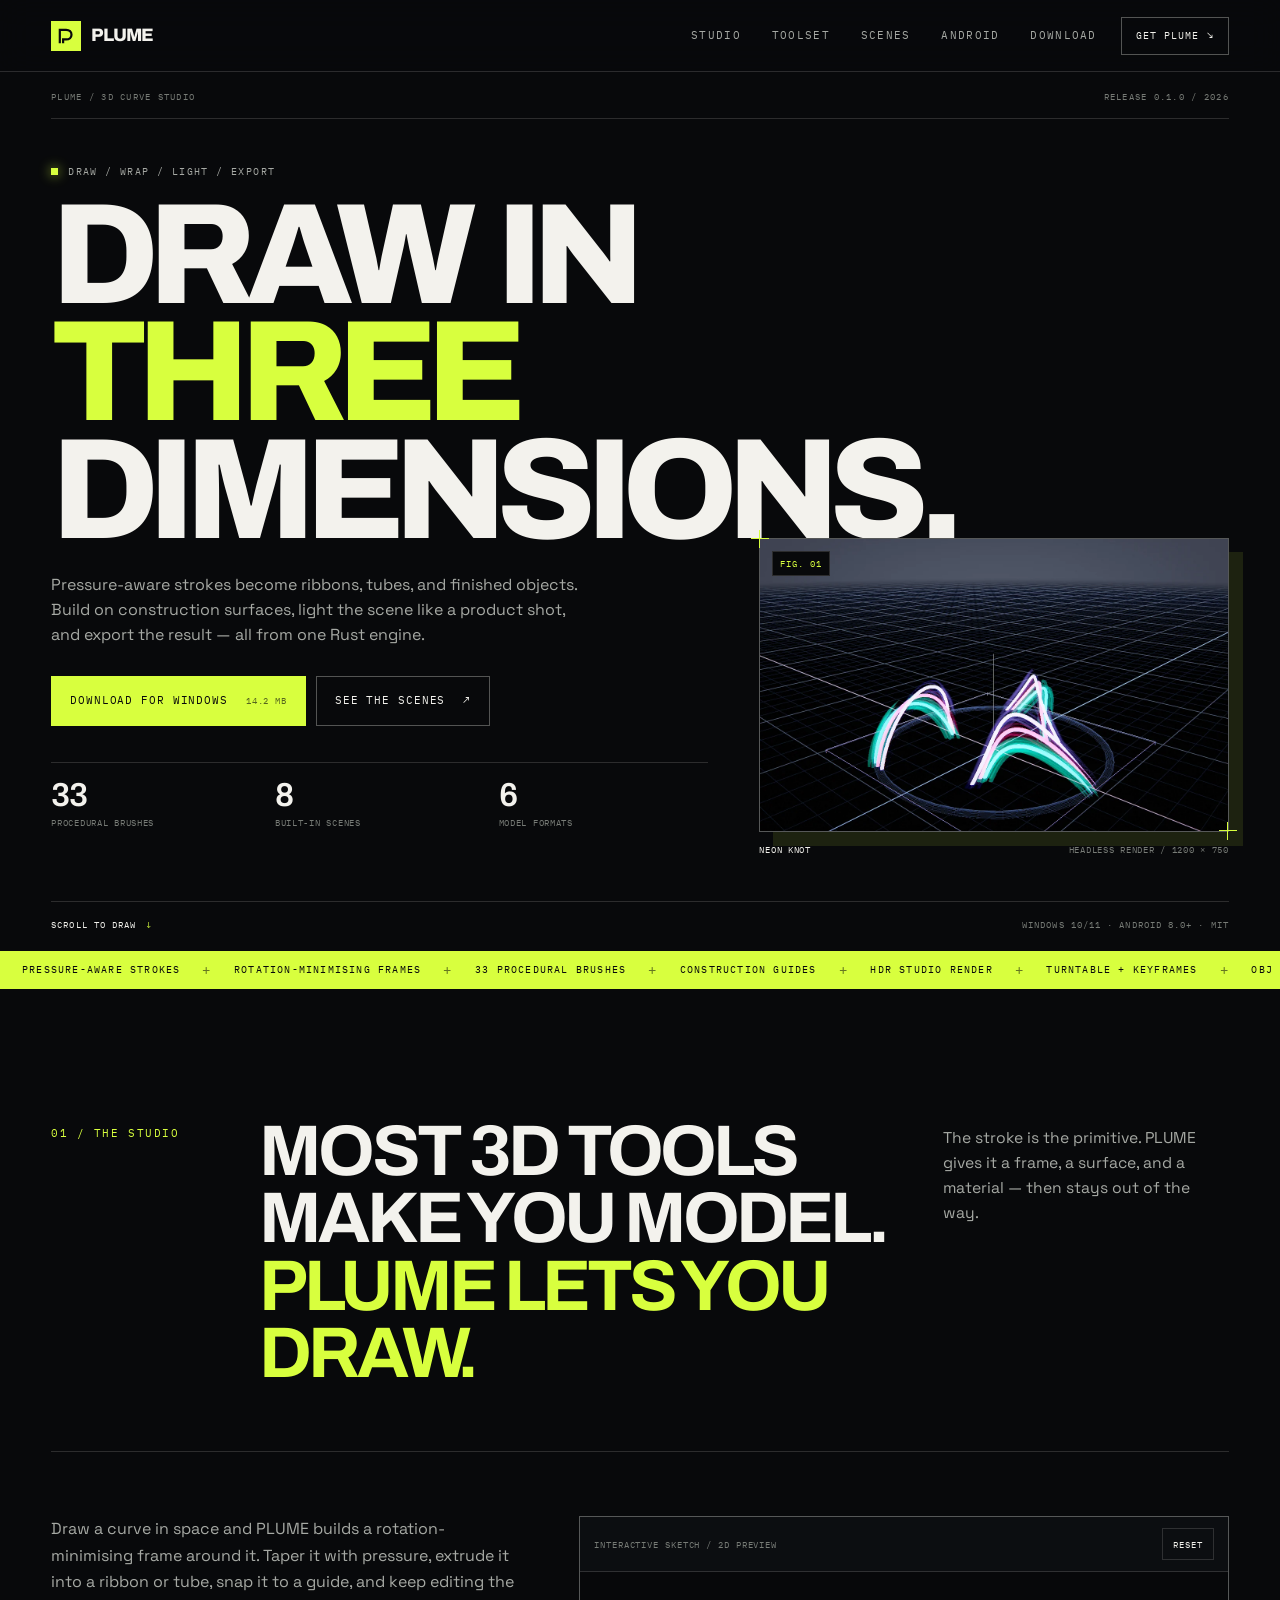
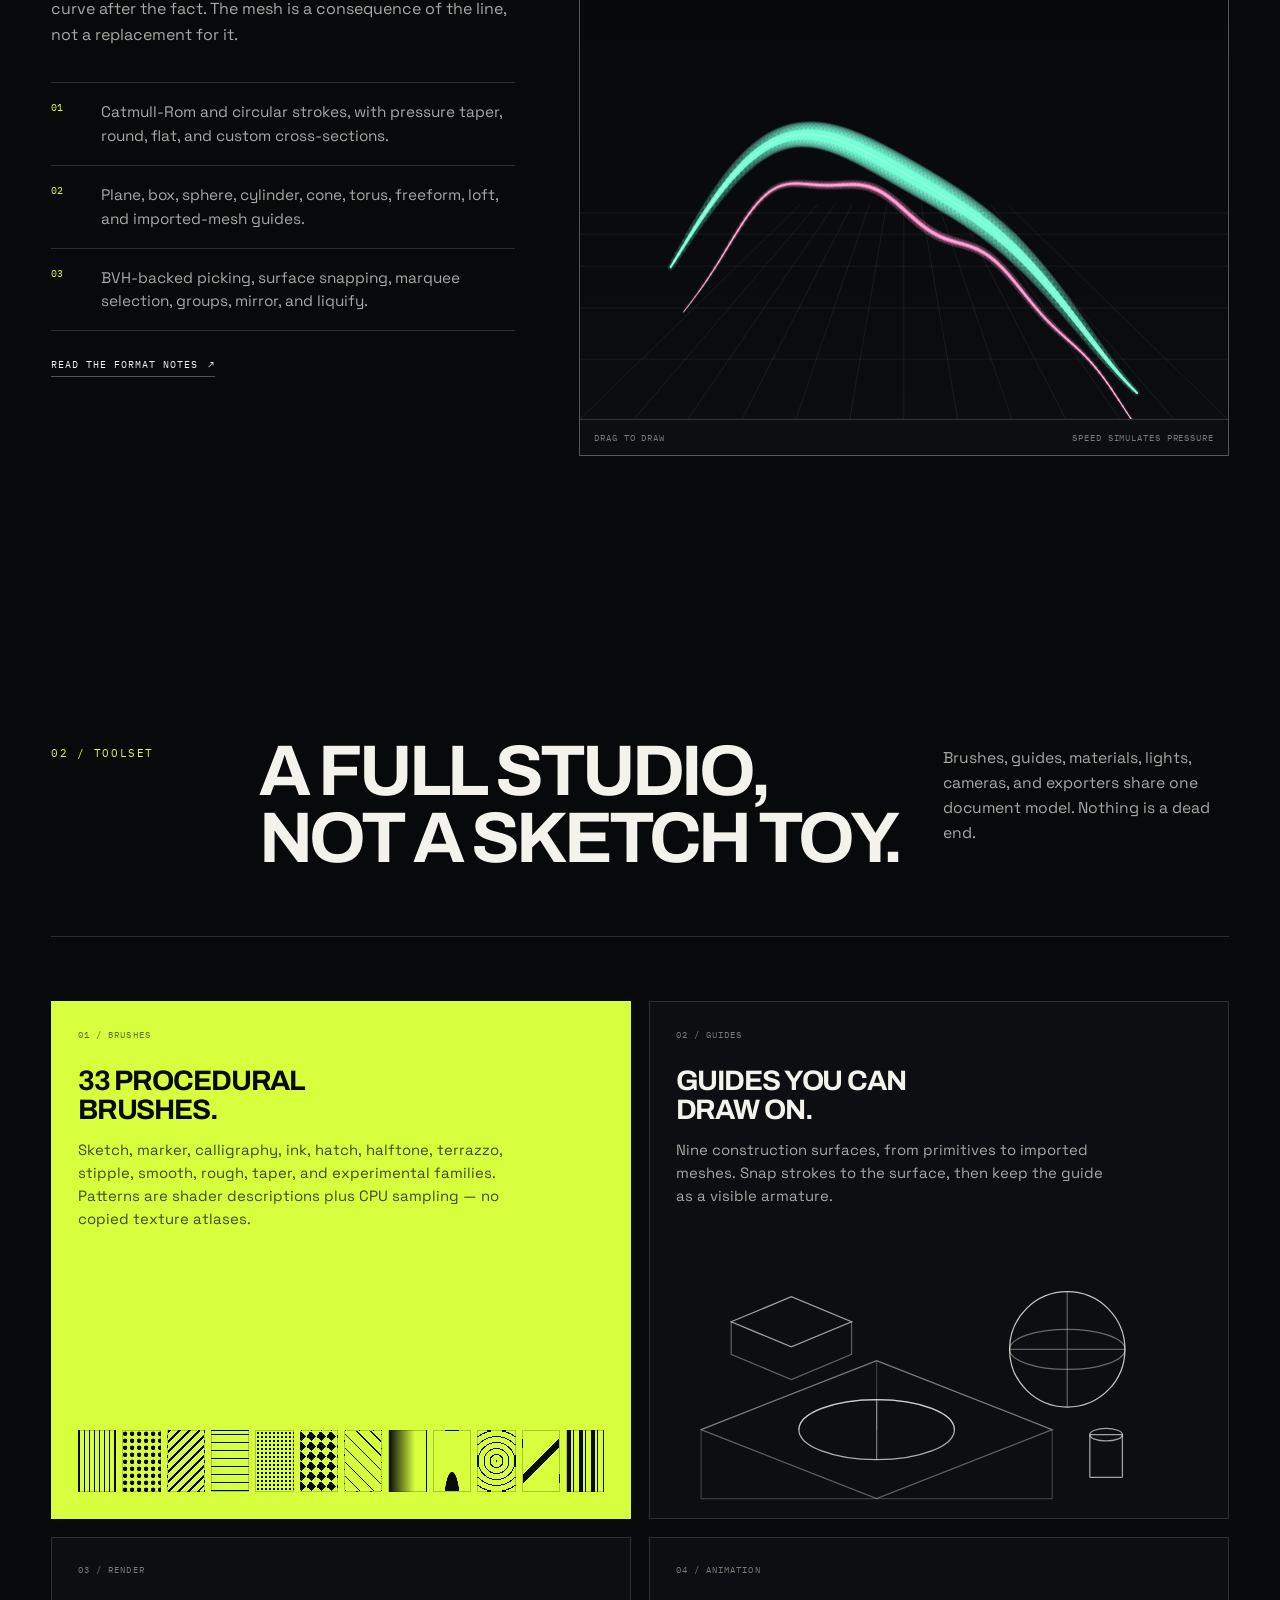
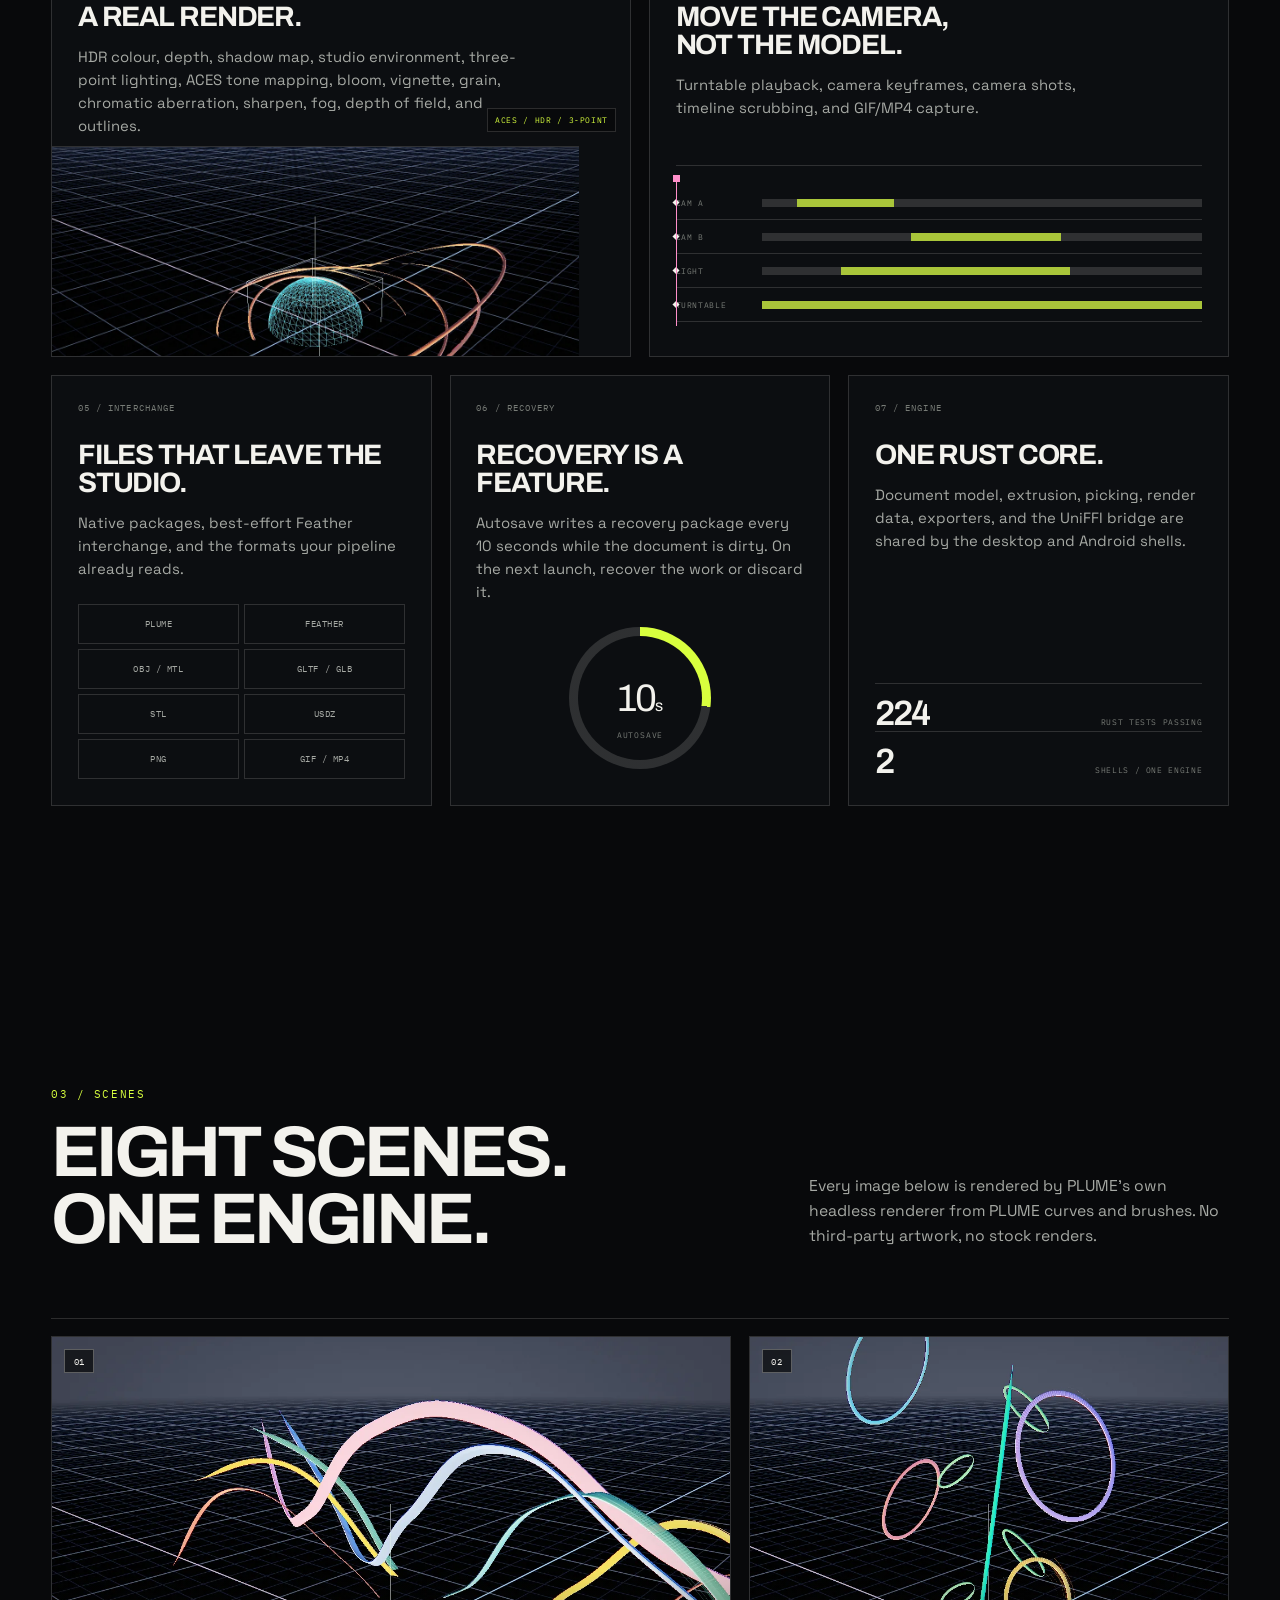
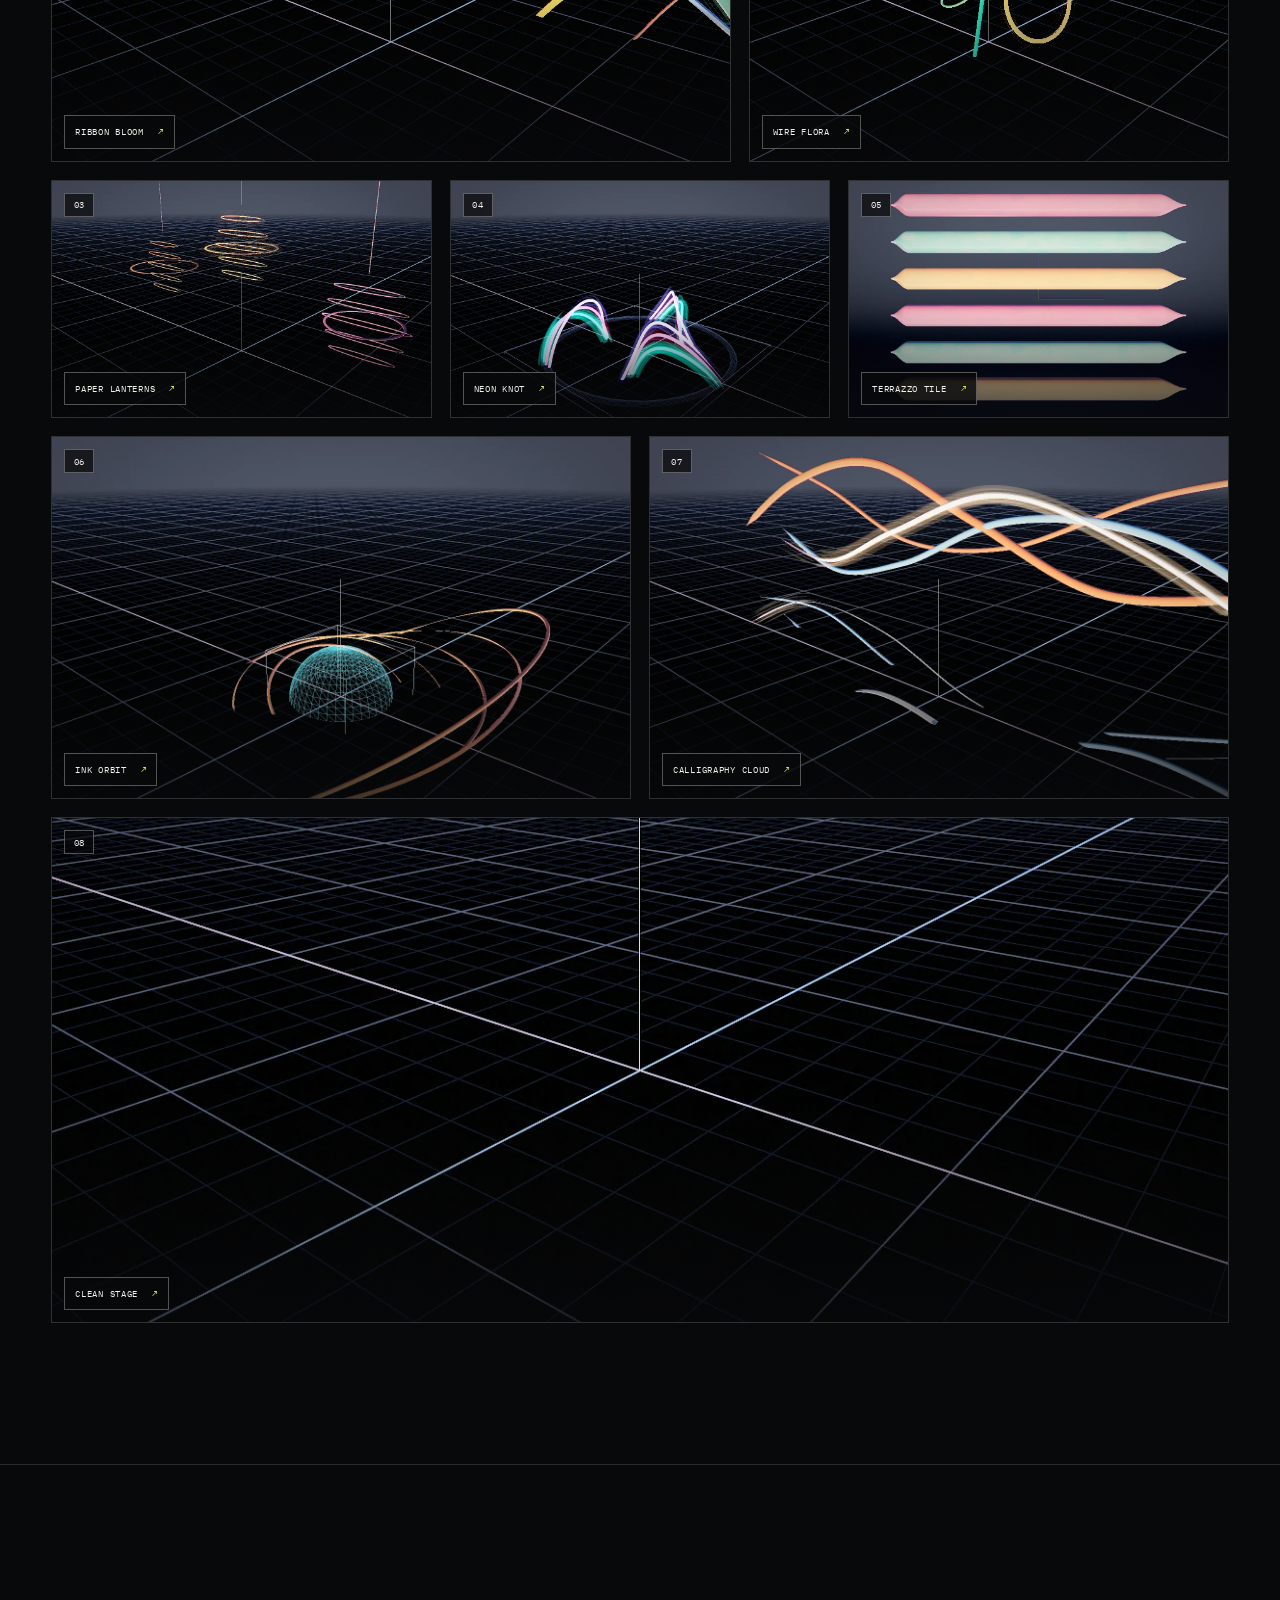
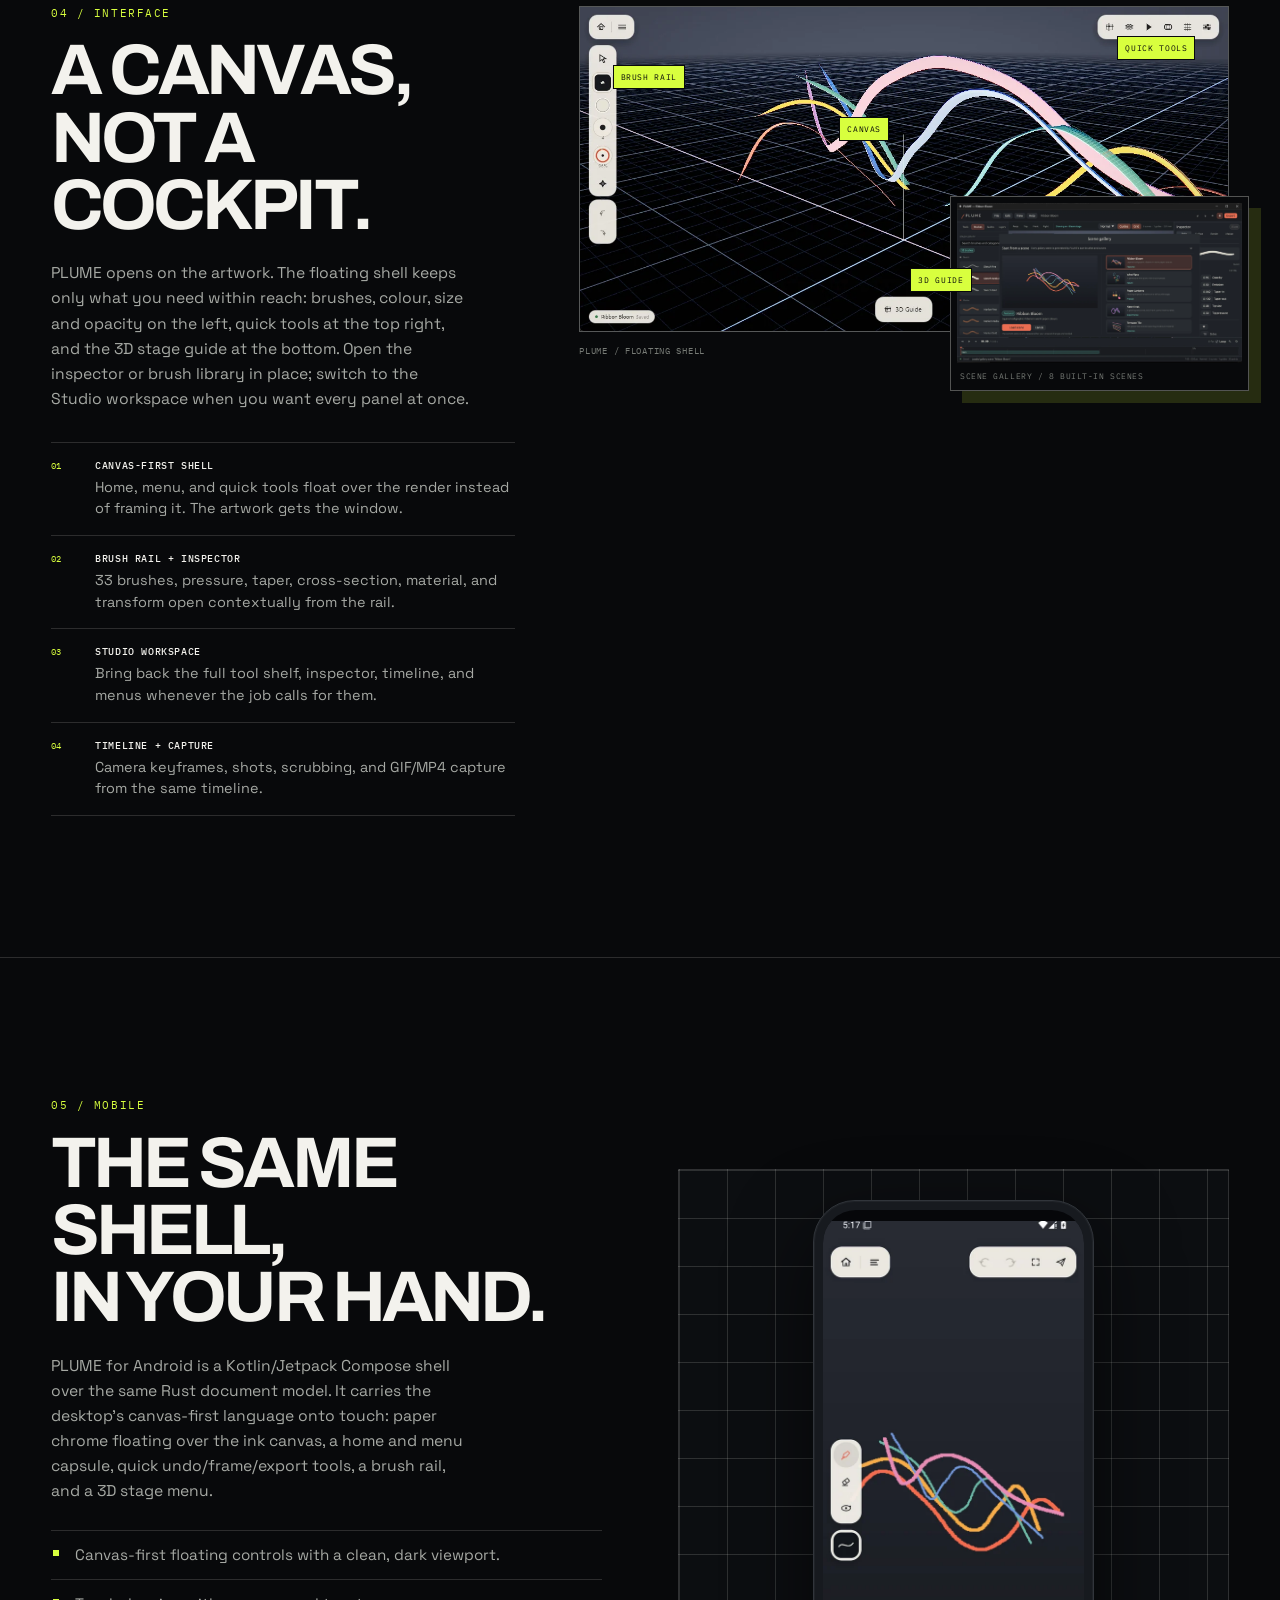
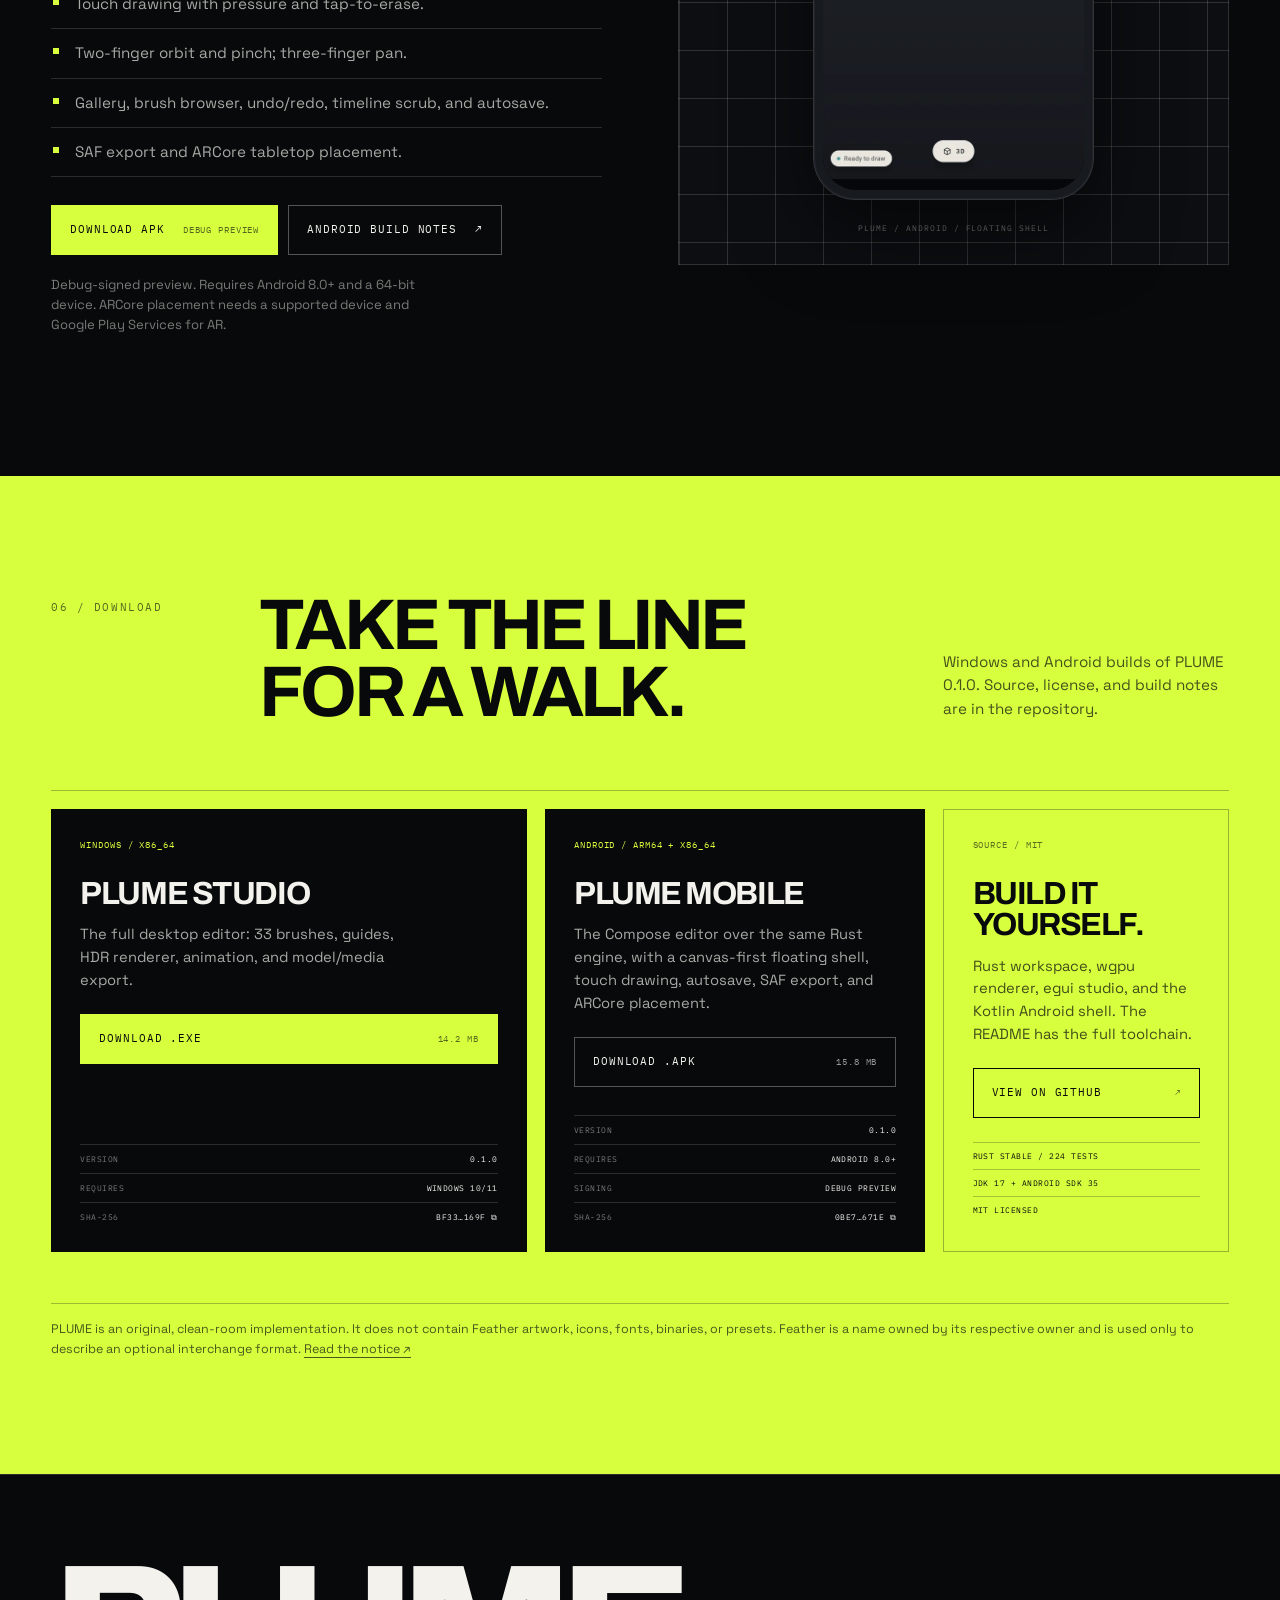
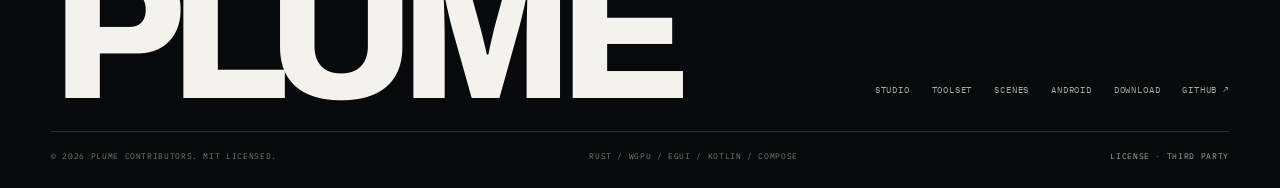
<file: site/index.html>
<!doctype html>
<html lang="en">
<head>
  <meta charset="utf-8">
  <meta name="viewport" content="width=device-width, initial-scale=1">
  <title>PLUME — Draw in three dimensions</title>
  <meta name="description" content="PLUME is a 3D curve studio. Draw pressure-aware strokes in space, wrap them in procedural materials, build on construction surfaces, and export a model, still, or turntable.">
  <link rel="canonical" href="https://aamirenic.github.io/Plume/">
  <meta name="theme-color" content="#08090b">
  <link rel="icon" href="assets/favicon.svg" type="image/svg+xml">
  <meta property="og:type" content="website">
  <meta property="og:site_name" content="PLUME">
  <meta property="og:title" content="PLUME — Draw in three dimensions">
  <meta property="og:description" content="A 3D curve studio for pressure-aware strokes, procedural surfaces, and studio-grade renders.">
  <meta property="og:url" content="https://aamirenic.github.io/Plume/">
  <meta property="og:image" content="https://aamirenic.github.io/Plume/assets/img/og.jpg">
  <meta property="og:image:width" content="1200">
  <meta property="og:image:height" content="630">
  <meta name="twitter:card" content="summary_large_image">
  <meta name="twitter:title" content="PLUME — Draw in three dimensions">
  <meta name="twitter:description" content="A 3D curve studio for pressure-aware strokes, procedural surfaces, and studio-grade renders.">
  <meta name="twitter:image" content="https://aamirenic.github.io/Plume/assets/img/og.jpg">
  <link rel="preconnect" href="https://fonts.googleapis.com">
  <link rel="preconnect" href="https://fonts.gstatic.com" crossorigin>
  <link href="https://fonts.googleapis.com/css2?family=Archivo:wght@400;500;600;700;800&family=IBM+Plex+Mono:wght@400;500&family=Space+Grotesk:wght@300;400;500;600;700&display=swap" rel="stylesheet">
  <link rel="stylesheet" href="assets/css/site.css">
  <script type="application/ld+json">
  {
    "@context": "https://schema.org",
    "@type": "SoftwareApplication",
    "name": "PLUME",
    "applicationCategory": "DesignApplication",
    "operatingSystem": "Windows 10, Windows 11, Android 8.0+",
    "description": "A 3D curve studio for pressure-aware strokes, procedural surfaces, construction guides, studio lighting, animation, and model/media export.",
    "url": "https://aamirenic.github.io/Plume/",
    "downloadUrl": "https://github.com/aamirenic/Plume/releases/tag/v0.1.0",
    "softwareVersion": "0.1.0",
    "license": "https://github.com/aamirenic/Plume/blob/main/LICENSE",
    "offers": { "@type": "Offer", "price": "0", "priceCurrency": "USD" }
  }
  </script>
</head>
<body>
  <a class="skip-link" href="#main">Skip to content</a>

  <header class="site-header" data-header>
    <a class="brand" href="#top" aria-label="PLUME home">
      <span class="brand-mark" aria-hidden="true">
        <svg viewBox="0 0 32 32" role="presentation"><path d="M7 25V7h9.2c4.7 0 7.8 2.9 7.8 7s-3.1 7-7.8 7h-4.4v4" fill="none" stroke="currentColor" stroke-width="3.2" stroke-linecap="square"/></svg>
      </span>
      <span class="brand-name">PLUME</span>
    </a>

    <nav class="site-nav" id="site-nav" aria-label="Primary">
      <a href="#studio">Studio</a>
      <a href="#features">Toolset</a>
      <a href="#gallery">Scenes</a>
      <a href="#android">Android</a>
      <a href="#download">Download</a>
    </nav>

    <div class="header-actions">
      <a class="header-cta" href="#download">Get PLUME <span aria-hidden="true">↘</span></a>
      <button class="menu-toggle" type="button" aria-expanded="false" aria-controls="site-nav" data-menu-toggle>
        <span class="menu-toggle__label">Menu</span>
        <span class="menu-toggle__icon" aria-hidden="true"><i></i><i></i></span>
      </button>
    </div>
  </header>

  <main id="main">
    <section class="hero" id="top">
      <div class="hero-rule" aria-hidden="true">
        <span>PLUME / 3D CURVE STUDIO</span>
        <span>RELEASE 0.1.0 / 2026</span>
      </div>

      <div class="hero-grid">
        <div class="hero-copy">
          <p class="kicker"><span class="status-dot" aria-hidden="true"></span> DRAW / WRAP / LIGHT / EXPORT</p>
          <h1 class="hero-title">
            <span class="line">Draw in</span>
            <span class="line line--accent">three</span>
            <span class="line">dimensions.</span>
          </h1>
          <p class="lede">Pressure-aware strokes become ribbons, tubes, and finished objects. Build on construction surfaces, light the scene like a product shot, and export the result — all from one Rust engine.</p>
          <div class="hero-actions">
            <a class="btn btn--signal" href="#download">Download for Windows <span class="btn-meta">14.2 MB</span></a>
            <a class="btn btn--ghost" href="#gallery">See the scenes <span aria-hidden="true">↗</span></a>
          </div>
          <dl class="hero-specs">
            <div><dt>33</dt><dd>procedural brushes</dd></div>
            <div><dt>8</dt><dd>built-in scenes</dd></div>
            <div><dt>6</dt><dd>model formats</dd></div>
          </dl>
        </div>

        <figure class="hero-art">
          <div class="art-frame">
            <img src="assets/img/neon-knot.webp" width="1200" height="750" alt="Neon Knot: glowing teal, pink, and white ribbon curves looping above a dark studio grid." fetchpriority="high">
            <span class="art-index">FIG. 01</span>
            <span class="art-cross art-cross--tl" aria-hidden="true"></span>
            <span class="art-cross art-cross--br" aria-hidden="true"></span>
          </div>
          <figcaption><span>NEON KNOT</span><span>HEADLESS RENDER / 1200 × 750</span></figcaption>
        </figure>
      </div>

      <div class="hero-foot">
        <a class="scroll-cue" href="#studio">SCROLL TO DRAW <span aria-hidden="true">↓</span></a>
        <p>WINDOWS 10/11 · ANDROID 8.0+ · MIT</p>
      </div>
    </section>

    <div class="marquee" aria-hidden="true">
      <div class="marquee__track">
        <div class="marquee__group">
          <span>PRESSURE-AWARE STROKES</span><i>+</i>
          <span>ROTATION-MINIMISING FRAMES</span><i>+</i>
          <span>33 PROCEDURAL BRUSHES</span><i>+</i>
          <span>CONSTRUCTION GUIDES</span><i>+</i>
          <span>HDR STUDIO RENDER</span><i>+</i>
          <span>TURNTABLE + KEYFRAMES</span><i>+</i>
          <span>OBJ · GLTF · STL · USDZ</span><i>+</i>
          <span>WINDOWS + ANDROID</span><i>+</i>
        </div>
        <div class="marquee__group">
          <span>PRESSURE-AWARE STROKES</span><i>+</i>
          <span>ROTATION-MINIMISING FRAMES</span><i>+</i>
          <span>33 PROCEDURAL BRUSHES</span><i>+</i>
          <span>CONSTRUCTION GUIDES</span><i>+</i>
          <span>HDR STUDIO RENDER</span><i>+</i>
          <span>TURNTABLE + KEYFRAMES</span><i>+</i>
          <span>OBJ · GLTF · STL · USDZ</span><i>+</i>
          <span>WINDOWS + ANDROID</span><i>+</i>
        </div>
      </div>
    </div>

    <section class="section section--studio" id="studio">
      <header class="section-head">
        <p class="index">01 / THE STUDIO</p>
        <h2>Most 3D tools make you model.<br><em>PLUME lets you draw.</em></h2>
        <p class="section-lede">The stroke is the primitive. PLUME gives it a frame, a surface, and a material — then stays out of the way.</p>
      </header>

      <div class="studio-grid">
        <div class="studio-copy">
          <p>Draw a curve in space and PLUME builds a rotation-minimising frame around it. Taper it with pressure, extrude it into a ribbon or tube, snap it to a guide, and keep editing the curve after the fact. The mesh is a consequence of the line, not a replacement for it.</p>
          <ul class="feature-list">
            <li><span>01</span><p>Catmull-Rom and circular strokes, with pressure taper, round, flat, and custom cross-sections.</p></li>
            <li><span>02</span><p>Plane, box, sphere, cylinder, cone, torus, freeform, loft, and imported-mesh guides.</p></li>
            <li><span>03</span><p>BVH-backed picking, surface snapping, marquee selection, groups, mirror, and liquify.</p></li>
          </ul>
          <a class="text-link" href="https://github.com/aamirenic/Plume/blob/main/docs/FORMATS.md">Read the format notes <span aria-hidden="true">↗</span></a>
        </div>

        <div class="demo-panel">
          <div class="demo-head">
            <span>INTERACTIVE SKETCH / 2D PREVIEW</span>
            <button class="demo-reset" type="button" data-demo-reset>Reset</button>
          </div>
          <canvas id="ribbon-demo" width="900" height="620" aria-label="Interactive ribbon sketch. Drag across the canvas to draw a glowing curve." aria-describedby="demo-help"></canvas>
          <p class="sr-only" id="demo-help">Drag with a mouse, pen, or finger to draw. Faster movement produces a thinner line. Use the Reset button to clear the sketch.</p>
          <div class="demo-foot"><span>DRAG TO DRAW</span><span>SPEED SIMULATES PRESSURE</span></div>
        </div>
      </div>
    </section>

    <section class="section section--features" id="features">
      <header class="section-head section-head--wide">
        <p class="index">02 / TOOLSET</p>
        <h2>A full studio,<br>not a sketch toy.</h2>
        <p class="section-lede">Brushes, guides, materials, lights, cameras, and exporters share one document model. Nothing is a dead end.</p>
      </header>

      <div class="bento">
        <article class="card card--signal card--half">
          <p class="card-index">01 / BRUSHES</p>
          <h3>33 procedural brushes.</h3>
          <p>Sketch, marker, calligraphy, ink, hatch, halftone, terrazzo, stipple, smooth, rough, taper, and experimental families. Patterns are shader descriptions plus CPU sampling — no copied texture atlases.</p>
          <div class="brush-strip" aria-hidden="true">
            <span class="brush brush--1"></span><span class="brush brush--2"></span><span class="brush brush--3"></span><span class="brush brush--4"></span><span class="brush brush--5"></span><span class="brush brush--6"></span><span class="brush brush--7"></span><span class="brush brush--8"></span><span class="brush brush--9"></span><span class="brush brush--10"></span><span class="brush brush--11"></span><span class="brush brush--12"></span>
          </div>
        </article>

        <article class="card card--half">
          <p class="card-index">02 / GUIDES</p>
          <h3>Guides you can draw on.</h3>
          <p>Nine construction surfaces, from primitives to imported meshes. Snap strokes to the surface, then keep the guide as a visible armature.</p>
          <svg class="guide-art" viewBox="0 0 420 210" role="img" aria-label="Wireframe construction guides: a plane, sphere, cylinder, and torus.">
            <g fill="none" stroke="currentColor" stroke-width="1">
              <path d="M20 160 160 105 300 160 160 215Z" opacity=".35"/>
              <path d="M20 160 160 105 300 160M160 105v55M20 160v55h280v-55" opacity=".2"/>
              <ellipse cx="160" cy="160" rx="62" ry="24" opacity=".7"/>
              <path d="M98 160a62 24 0 0 1 124 0M160 136v48" opacity=".45"/>
              <circle cx="312" cy="96" r="46" opacity=".8"/>
              <ellipse cx="312" cy="96" rx="46" ry="16" opacity=".4"/>
              <path d="M312 50v92M266 96h92" opacity=".35"/>
              <path d="M330 164v34M356 164v34M330 164h26M330 198h26" opacity=".65"/>
              <ellipse cx="343" cy="164" rx="13" ry="5" opacity=".65"/>
              <path d="M44 74 92 54l48 20-48 20Z" opacity=".65"/>
              <path d="M44 74v26l48 20 48-20V74" opacity=".35"/>
            </g>
          </svg>
        </article>

        <article class="card card--render card--half">
          <p class="card-index">03 / RENDER</p>
          <h3>A real render.</h3>
          <p>HDR colour, depth, shadow map, studio environment, three-point lighting, ACES tone mapping, bloom, vignette, grain, chromatic aberration, sharpen, fog, depth of field, and outlines.</p>
          <img src="assets/img/ink-orbit.webp" width="1200" height="750" alt="Ink Orbit: a wireframe sphere encircled by orange ribbon curves on a dark grid." loading="lazy">
          <span class="card-tag">ACES / HDR / 3-POINT</span>
        </article>

        <article class="card card--half">
          <p class="card-index">04 / ANIMATION</p>
          <h3>Move the camera, not the model.</h3>
          <p>Turntable playback, camera keyframes, camera shots, timeline scrubbing, and GIF/MP4 capture.</p>
          <div class="timeline-art" aria-hidden="true">
            <div class="timeline-row"><span>CAM A</span><i style="--x: 8%; --w: 22%"></i><b style="--x: 74%"></b></div>
            <div class="timeline-row"><span>CAM B</span><i style="--x: 34%; --w: 34%"></i><b style="--x: 52%"></b></div>
            <div class="timeline-row"><span>LIGHT</span><i style="--x: 18%; --w: 52%"></i><b style="--x: 88%"></b></div>
            <div class="timeline-row"><span>TURNTABLE</span><i style="--x: 0%; --w: 100%"></i><b style="--x: 62%"></b></div>
            <div class="timeline-playhead" style="--x: 62%"></div>
          </div>
        </article>

        <article class="card card--third">
          <p class="card-index">05 / INTERCHANGE</p>
          <h3>Files that leave the studio.</h3>
          <p>Native packages, best-effort Feather interchange, and the formats your pipeline already reads.</p>
          <div class="format-grid" aria-label="Supported formats">
            <span>PLUME</span><span>FEATHER</span><span>OBJ / MTL</span><span>GLTF / GLB</span><span>STL</span><span>USDZ</span><span>PNG</span><span>GIF / MP4</span>
          </div>
        </article>

        <article class="card card--third">
          <p class="card-index">06 / RECOVERY</p>
          <h3>Recovery is a feature.</h3>
          <p>Autosave writes a recovery package every 10 seconds while the document is dirty. On the next launch, recover the work or discard it.</p>
          <div class="recovery-dial" aria-hidden="true"><span>10<small>s</small></span><i>autosave</i></div>
        </article>

        <article class="card card--third card--stat">
          <p class="card-index">07 / ENGINE</p>
          <h3>One Rust core.</h3>
          <p>Document model, extrusion, picking, render data, exporters, and the UniFFI bridge are shared by the desktop and Android shells.</p>
          <div class="stat-line"><strong>224</strong><span>Rust tests passing</span></div>
          <div class="stat-line"><strong>2</strong><span>shells / one engine</span></div>
        </article>
      </div>
    </section>

    <section class="section section--gallery" id="gallery">
      <header class="gallery-head">
        <div>
          <p class="index">03 / SCENES</p>
          <h2>Eight scenes.<br>One engine.</h2>
        </div>
        <p class="section-lede">Every image below is rendered by PLUME's own headless renderer from PLUME curves and brushes. No third-party artwork, no stock renders.</p>
      </header>

      <div class="gallery-grid">
        <button class="scene scene--7" type="button" data-lightbox data-src="assets/img/ribbon-bloom.webp" data-title="Ribbon Bloom" data-meta="Gallery scene / 1200 × 750" data-alt="Ribbon Bloom: a dense cluster of teal, pink, and white ribbon curves in a dark studio.">
          <img src="assets/img/ribbon-bloom.webp" width="1200" height="750" alt="Ribbon Bloom: a dense cluster of teal, pink, and white ribbon curves in a dark studio." loading="lazy">
          <span class="scene-num">01</span>
          <span class="scene-label">Ribbon Bloom <span aria-hidden="true">↗</span></span>
        </button>
        <button class="scene scene--5" type="button" data-lightbox data-src="assets/img/wire-flora.webp" data-title="Wire Flora" data-meta="Gallery scene / 1200 × 750" data-alt="Wire Flora: branching ribbon stems with glowing tips above a dark grid.">
          <img src="assets/img/wire-flora.webp" width="1200" height="750" alt="Wire Flora: branching ribbon stems with glowing tips above a dark grid." loading="lazy">
          <span class="scene-num">02</span>
          <span class="scene-label">Wire Flora <span aria-hidden="true">↗</span></span>
        </button>
        <button class="scene scene--4" type="button" data-lightbox data-src="assets/img/paper-lanterns.webp" data-title="Paper Lanterns" data-meta="Gallery scene / 1200 × 750" data-alt="Paper Lanterns: three stacks of floating orange and pink loops in a dark studio.">
          <img src="assets/img/paper-lanterns.webp" width="1200" height="750" alt="Paper Lanterns: three stacks of floating orange and pink loops in a dark studio." loading="lazy">
          <span class="scene-num">03</span>
          <span class="scene-label">Paper Lanterns <span aria-hidden="true">↗</span></span>
        </button>
        <button class="scene scene--4" type="button" data-lightbox data-src="assets/img/neon-knot.webp" data-title="Neon Knot" data-meta="Gallery scene / 1200 × 750" data-alt="Neon Knot: glowing teal, pink, and white ribbon curves looping above a dark studio grid.">
          <img src="assets/img/neon-knot.webp" width="1200" height="750" alt="Neon Knot: glowing teal, pink, and white ribbon curves looping above a dark studio grid." loading="lazy">
          <span class="scene-num">04</span>
          <span class="scene-label">Neon Knot <span aria-hidden="true">↗</span></span>
        </button>
        <button class="scene scene--4" type="button" data-lightbox data-src="assets/img/terrazzo-tile.webp" data-title="Terrazzo Tile" data-meta="Gallery scene / 1200 × 750" data-alt="Terrazzo Tile: a patterned ribbon surface with speckled procedural material.">
          <img src="assets/img/terrazzo-tile.webp" width="1200" height="750" alt="Terrazzo Tile: a patterned ribbon surface with speckled procedural material." loading="lazy">
          <span class="scene-num">05</span>
          <span class="scene-label">Terrazzo Tile <span aria-hidden="true">↗</span></span>
        </button>
        <button class="scene scene--6" type="button" data-lightbox data-src="assets/img/ink-orbit.webp" data-title="Ink Orbit" data-meta="Gallery scene / 1200 × 750" data-alt="Ink Orbit: a wireframe sphere encircled by orange ribbon curves on a dark grid.">
          <img src="assets/img/ink-orbit.webp" width="1200" height="750" alt="Ink Orbit: a wireframe sphere encircled by orange ribbon curves on a dark grid." loading="lazy">
          <span class="scene-num">06</span>
          <span class="scene-label">Ink Orbit <span aria-hidden="true">↗</span></span>
        </button>
        <button class="scene scene--6" type="button" data-lightbox data-src="assets/img/calligraphy-cloud.webp" data-title="Calligraphy Cloud" data-meta="Gallery scene / 1200 × 750" data-alt="Calligraphy Cloud: sweeping calligraphic ribbon strokes suspended in a dark studio.">
          <img src="assets/img/calligraphy-cloud.webp" width="1200" height="750" alt="Calligraphy Cloud: sweeping calligraphic ribbon strokes suspended in a dark studio." loading="lazy">
          <span class="scene-num">07</span>
          <span class="scene-label">Calligraphy Cloud <span aria-hidden="true">↗</span></span>
        </button>
        <button class="scene scene--12" type="button" data-lightbox data-src="assets/img/clean-stage.webp" data-title="Clean Stage" data-meta="Gallery scene / 1200 × 750" data-alt="Clean Stage: a minimal white ribbon form on a neutral studio backdrop.">
          <img src="assets/img/clean-stage.webp" width="1200" height="750" alt="Clean Stage: a minimal white ribbon form on a neutral studio backdrop." loading="lazy">
          <span class="scene-num">08</span>
          <span class="scene-label">Clean Stage <span aria-hidden="true">↗</span></span>
        </button>
      </div>
    </section>

    <section class="section section--interface">
      <div class="interface-copy">
        <p class="index">04 / INTERFACE</p>
        <h2>A canvas,<br>not a cockpit.</h2>
        <p class="section-lede">PLUME opens on the artwork. The floating shell keeps only what you need within reach: brushes, colour, size and opacity on the left, quick tools at the top right, and the 3D stage guide at the bottom. Open the inspector or brush library in place; switch to the Studio workspace when you want every panel at once.</p>
        <ul class="interface-list">
          <li><span>01</span><div><b>Canvas-first shell</b><p>Home, menu, and quick tools float over the render instead of framing it. The artwork gets the window.</p></div></li>
          <li><span>02</span><div><b>Brush rail + inspector</b><p>33 brushes, pressure, taper, cross-section, material, and transform open contextually from the rail.</p></div></li>
          <li><span>03</span><div><b>Studio workspace</b><p>Bring back the full tool shelf, inspector, timeline, and menus whenever the job calls for them.</p></div></li>
          <li><span>04</span><div><b>Timeline + capture</b><p>Camera keyframes, shots, scrubbing, and GIF/MP4 capture from the same timeline.</p></div></li>
        </ul>
      </div>

      <figure class="interface-shot">
        <div class="interface-frame">
          <img src="assets/img/desktop-floating.webp" width="1200" height="600" alt="PLUME's canvas-first floating shell over the Ribbon Bloom scene, with paper chrome, a brush rail, quick tools, and a 3D stage guide." loading="lazy">
          <span class="interface-tag interface-tag--1">CANVAS</span>
          <span class="interface-tag interface-tag--2">BRUSH RAIL</span>
          <span class="interface-tag interface-tag--3">QUICK TOOLS</span>
          <span class="interface-tag interface-tag--4">3D GUIDE</span>
        </div>
        <div class="interface-inset">
          <img src="assets/img/scene-gallery.webp" width="1296" height="719" alt="PLUME's in-app scene gallery with eight built-in scenes." loading="lazy">
          <span>SCENE GALLERY / 8 BUILT-IN SCENES</span>
        </div>
        <figcaption><span>PLUME / FLOATING SHELL</span><span>RIBBON BLOOM / DX12</span></figcaption>
      </figure>
    </section>

    <section class="section section--android" id="android">
      <div class="android-copy">
        <p class="index">05 / MOBILE</p>
        <h2>The same shell,<br>in your hand.</h2>
        <p class="section-lede">PLUME for Android is a Kotlin/Jetpack Compose shell over the same Rust document model. It carries the desktop's canvas-first language onto touch: paper chrome floating over the ink canvas, a home and menu capsule, quick undo/frame/export tools, a brush rail, and a 3D stage menu.</p>
        <ul class="android-list">
          <li>Canvas-first floating controls with a clean, dark viewport.</li>
          <li>Touch drawing with pressure and tap-to-erase.</li>
          <li>Two-finger orbit and pinch; three-finger pan.</li>
          <li>Gallery, brush browser, undo/redo, timeline scrub, and autosave.</li>
          <li>SAF export and ARCore tabletop placement.</li>
        </ul>
        <div class="hero-actions">
          <a class="btn btn--signal" href="#download">Download APK <span class="btn-meta">debug preview</span></a>
          <a class="btn btn--ghost" href="https://github.com/aamirenic/Plume/blob/main/android/README.md">Android build notes <span aria-hidden="true">↗</span></a>
        </div>
        <p class="note">Debug-signed preview. Requires Android 8.0+ and a 64-bit device. ARCore placement needs a supported device and Google Play Services for AR.</p>
      </div>

      <div class="phone-stage">
        <div class="phone">
          <div class="phone-screen">
            <img class="phone-shot" src="assets/img/android-editor.webp" width="540" height="1152" alt="PLUME for Android's canvas-first floating shell over the Ribbon Bloom scene, with home and menu capsule, quick tools, brush rail, 3D stage guide, and status capsule." loading="lazy">
          </div>
        </div>
        <span class="phone-label">PLUME / ANDROID / FLOATING SHELL</span>
      </div>
    </section>

    <section class="download" id="download">
      <div class="download-head">
        <p class="index">06 / DOWNLOAD</p>
        <h2>Take the line<br>for a walk.</h2>
        <p>Windows and Android builds of PLUME 0.1.0. Source, license, and build notes are in the repository.</p>
      </div>

      <div class="download-grid">
        <article class="download-card">
          <span class="platform">WINDOWS / x86_64</span>
          <h3>PLUME Studio</h3>
          <p>The full desktop editor: 33 brushes, guides, HDR renderer, animation, and model/media export.</p>
          <a class="btn btn--signal btn--wide" href="https://github.com/aamirenic/Plume/releases/download/v0.1.0/plume-windows-x86_64.exe" download>Download .exe <span>14.2 MB</span></a>
          <dl class="file-meta">
            <div><dt>VERSION</dt><dd>0.1.0</dd></div>
            <div><dt>REQUIRES</dt><dd>Windows 10/11</dd></div>
            <div><dt>SHA-256</dt><dd><button class="copy-hash" type="button" data-copy="BF3368C7C4B29E50BB43AAC2B8DA416B742FA138DC5AEA7312C3C0199BFA169F" aria-label="Copy the Windows SHA-256 checksum">BF33…169F <span aria-hidden="true">⧉</span></button></dd></div>
          </dl>
        </article>

        <article class="download-card">
          <span class="platform">ANDROID / ARM64 + X86_64</span>
          <h3>PLUME Mobile</h3>
          <p>The Compose editor over the same Rust engine, with a canvas-first floating shell, touch drawing, autosave, SAF export, and ARCore placement.</p>
          <a class="btn btn--ghost btn--wide" href="https://github.com/aamirenic/Plume/releases/download/v0.1.0/plume-android-0.1.0-debug.apk" download>Download .apk <span>15.8 MB</span></a>
          <dl class="file-meta">
            <div><dt>VERSION</dt><dd>0.1.0</dd></div>
            <div><dt>REQUIRES</dt><dd>Android 8.0+</dd></div>
            <div><dt>SIGNING</dt><dd>Debug preview</dd></div>
            <div><dt>SHA-256</dt><dd><button class="copy-hash" type="button" data-copy="0BE7E7EE963B47E4C286FF8834BAA80BD023FDDF7AD75DDFF7023D125672671E" aria-label="Copy the Android SHA-256 checksum">0BE7…671E <span aria-hidden="true">⧉</span></button></dd></div>
          </dl>
        </article>

        <article class="download-card download-card--source">
          <span class="platform">SOURCE / MIT</span>
          <h3>Build it yourself.</h3>
          <p>Rust workspace, wgpu renderer, egui studio, and the Kotlin Android shell. The README has the full toolchain.</p>
          <a class="btn btn--ghost btn--wide" href="https://github.com/aamirenic/Plume">View on GitHub <span aria-hidden="true">↗</span></a>
          <ul class="source-list">
            <li>Rust stable / 224 tests</li>
            <li>JDK 17 + Android SDK 35</li>
            <li>MIT licensed</li>
          </ul>
        </article>
      </div>

      <p class="download-note">PLUME is an original, clean-room implementation. It does not contain Feather artwork, icons, fonts, binaries, or presets. Feather is a name owned by its respective owner and is used only to describe an optional interchange format. <a href="https://github.com/aamirenic/Plume/blob/main/NOTICE.md">Read the notice ↗</a></p>
    </section>
  </main>

  <footer class="footer">
    <div class="footer-top">
      <a class="footer-mark" href="#top" aria-label="Back to the top">PLUME</a>
      <nav class="footer-nav" aria-label="Footer">
        <a href="#studio">Studio</a>
        <a href="#features">Toolset</a>
        <a href="#gallery">Scenes</a>
        <a href="#android">Android</a>
        <a href="#download">Download</a>
        <a href="https://github.com/aamirenic/Plume">GitHub ↗</a>
      </nav>
    </div>
    <div class="footer-bottom">
      <p>© 2026 PLUME contributors. MIT licensed.</p>
      <p>RUST / WGPU / EGUI / KOTLIN / COMPOSE</p>
      <p><a href="https://github.com/aamirenic/Plume/blob/main/LICENSE">LICENSE</a> · <a href="https://github.com/aamirenic/Plume/blob/main/THIRD_PARTY.md">THIRD PARTY</a></p>
    </div>
  </footer>

  <dialog class="lightbox" id="lightbox" aria-labelledby="lightbox-title">
    <div class="lightbox__bar">
      <div><p class="lightbox__title" id="lightbox-title">Scene</p><p class="lightbox__meta" data-lightbox-meta>Render</p></div>
      <button class="lightbox__close" type="button" data-lightbox-close aria-label="Close image">Close <span aria-hidden="true">×</span></button>
    </div>
    <div class="lightbox__stage">
      <button class="lightbox__nav lightbox__nav--prev" type="button" data-lightbox-prev aria-label="Previous image">←</button>
      <img data-lightbox-img src="assets/img/neon-knot.webp" width="1200" height="750" alt="">
      <button class="lightbox__nav lightbox__nav--next" type="button" data-lightbox-next aria-label="Next image">→</button>
    </div>
    <p class="lightbox__hint">ARROW KEYS TO MOVE / ESC TO CLOSE</p>
  </dialog>

  <script src="assets/js/site.js" defer></script>
</body>
</html>
</file>
<file: site/assets/css/site.css>
/* ==========================================================================
   PLUME — site
   Dark editorial brutalism. Archivo display, Space Grotesk body,
   IBM Plex Mono labels. Acid signal color, visible grid, sharp edges.
   ========================================================================== */

:root {
  --ink: #08090b;
  --ink-2: #0c0e11;
  --ink-3: #12151a;
  --paper: #f3f2ed;
  --muted: #a6a9a4;
  --dim: #777b76;
  --line: rgba(243, 242, 237, 0.15);
  --line-strong: rgba(243, 242, 237, 0.32);
  --signal: #d8ff3e;
  --signal-dim: #b8dc32;
  --teal: #75ffd6;
  --pink: #ff8fc9;
  --orange: #ffb56b;

  --font-display: "Archivo", "Arial Black", "Helvetica Neue", sans-serif;
  --font-body: "Space Grotesk", "Helvetica Neue", Arial, sans-serif;
  --font-mono: "IBM Plex Mono", "SFMono-Regular", Consolas, monospace;

  --pad: clamp(20px, 4vw, 64px);
  --gap: clamp(12px, 1.4vw, 22px);
  --max: 1680px;
  --header-h: 72px;
  --ease: cubic-bezier(0.22, 1, 0.36, 1);
}

*,
*::before,
*::after {
  box-sizing: border-box;
}

html {
  scroll-behavior: smooth;
  scroll-padding-top: calc(var(--header-h) + 20px);
}

body {
  margin: 0;
  background: var(--ink);
  color: var(--paper);
  font-family: var(--font-body);
  font-size: 16px;
  line-height: 1.5;
  -webkit-font-smoothing: antialiased;
  overflow-x: clip;
}

body.is-locked {
  overflow: hidden;
}

img,
svg,
canvas {
  display: block;
  max-width: 100%;
}

img {
  height: auto;
}

button,
a {
  -webkit-tap-highlight-color: transparent;
}

button {
  font: inherit;
  color: inherit;
}

a {
  color: inherit;
  text-decoration: none;
}

p,
h1,
h2,
h3,
figure,
dl,
dd,
dt {
  margin: 0;
}

ul,
ol {
  margin: 0;
  padding: 0;
  list-style: none;
}

::selection {
  background: var(--signal);
  color: var(--ink);
}

:focus-visible {
  outline: 2px solid var(--signal);
  outline-offset: 4px;
}

.download :focus-visible {
  outline-color: var(--ink);
}

.sr-only {
  position: absolute;
  width: 1px;
  height: 1px;
  padding: 0;
  margin: -1px;
  overflow: hidden;
  clip: rect(0, 0, 0, 0);
  white-space: nowrap;
  border: 0;
}

.skip-link {
  position: fixed;
  top: 12px;
  left: 12px;
  z-index: 200;
  padding: 12px 18px;
  background: var(--signal);
  color: var(--ink);
  font-family: var(--font-mono);
  font-size: 12px;
  text-transform: uppercase;
  letter-spacing: 0.08em;
  transform: translateY(-160%);
  transition: transform 180ms var(--ease);
}

.skip-link:focus {
  transform: translateY(0);
}

/* --------------------------------------------------------------------------
   Header
   -------------------------------------------------------------------------- */

.site-header {
  position: sticky;
  top: 0;
  z-index: 100;
  display: flex;
  align-items: center;
  justify-content: space-between;
  gap: 24px;
  height: var(--header-h);
  padding: 0 var(--pad);
  border-bottom: 1px solid var(--line);
  background: rgba(8, 9, 11, 0.82);
  backdrop-filter: blur(16px);
  transition: background 250ms ease, border-color 250ms ease;
}

.site-header.is-scrolled {
  background: rgba(8, 9, 11, 0.94);
  border-color: var(--line-strong);
}

.brand {
  display: inline-flex;
  align-items: center;
  gap: 10px;
  flex: 0 0 auto;
}

.brand-mark {
  display: grid;
  place-items: center;
  width: 30px;
  height: 30px;
  background: var(--signal);
  color: var(--ink);
}

.brand-mark svg {
  width: 22px;
  height: 22px;
}

.brand-name {
  font-family: var(--font-display);
  font-weight: 800;
  font-size: 18px;
  letter-spacing: -0.04em;
}

.site-nav {
  display: flex;
  align-items: center;
  gap: clamp(16px, 2.4vw, 36px);
  margin-left: auto;
}

.site-nav a {
  position: relative;
  font-family: var(--font-mono);
  font-size: 11px;
  line-height: 1;
  text-transform: uppercase;
  letter-spacing: 0.12em;
  color: var(--muted);
  padding: 8px 0;
  transition: color 180ms ease;
}

.site-nav a::after {
  content: "";
  position: absolute;
  left: 0;
  right: 0;
  bottom: 2px;
  height: 1px;
  background: var(--signal);
  transform: scaleX(0);
  transform-origin: left;
  transition: transform 220ms var(--ease);
}

.site-nav a:hover,
.site-nav a:focus-visible {
  color: var(--paper);
}

.site-nav a:hover::after,
.site-nav a:focus-visible::after {
  transform: scaleX(1);
}

.header-actions {
  display: flex;
  align-items: center;
  gap: 12px;
  flex: 0 0 auto;
}

.header-cta {
  display: inline-flex;
  align-items: center;
  gap: 8px;
  min-height: 38px;
  padding: 0 14px;
  border: 1px solid var(--line-strong);
  font-family: var(--font-mono);
  font-size: 10px;
  text-transform: uppercase;
  letter-spacing: 0.1em;
  transition: background 180ms ease, color 180ms ease, border-color 180ms ease;
}

.header-cta:hover,
.header-cta:focus-visible {
  background: var(--signal);
  border-color: var(--signal);
  color: var(--ink);
}

.menu-toggle {
  display: none;
  align-items: center;
  gap: 8px;
  min-height: 40px;
  padding: 0;
  border: 0;
  background: none;
  cursor: pointer;
}

.menu-toggle__label {
  font-family: var(--font-mono);
  font-size: 10px;
  text-transform: uppercase;
  letter-spacing: 0.1em;
}

.menu-toggle__icon {
  position: relative;
  display: block;
  width: 20px;
  height: 12px;
}

.menu-toggle__icon i {
  position: absolute;
  left: 0;
  right: 0;
  height: 1px;
  background: currentColor;
  transition: transform 220ms var(--ease), top 220ms var(--ease);
}

.menu-toggle__icon i:first-child {
  top: 2px;
}

.menu-toggle__icon i:last-child {
  top: 9px;
}

.site-header.nav-open .menu-toggle__icon i:first-child {
  top: 6px;
  transform: rotate(45deg);
}

.site-header.nav-open .menu-toggle__icon i:last-child {
  top: 6px;
  transform: rotate(-45deg);
}

/* --------------------------------------------------------------------------
   Type and shared elements
   -------------------------------------------------------------------------- */

.index,
.kicker,
.hero-rule,
.hero-foot,
.art-index,
.demo-head,
.demo-foot,
.card-index,
.card-tag,
.scene-num,
.scene-label,
.interface-tag,
.phone-label,
.platform,
.file-meta,
.download-note,
.footer-bottom,
.lightbox__meta,
.lightbox__hint {
  font-family: var(--font-mono);
  text-transform: uppercase;
}

.index {
  font-size: 11px;
  line-height: 1.4;
  letter-spacing: 0.14em;
  color: var(--signal);
}

.kicker {
  display: flex;
  align-items: center;
  gap: 10px;
  font-size: 10px;
  letter-spacing: 0.14em;
  color: var(--muted);
}

.status-dot {
  width: 7px;
  height: 7px;
  background: var(--signal);
  box-shadow: 0 0 12px rgba(216, 255, 62, 0.8);
}

.section {
  max-width: var(--max);
  margin: 0 auto;
  padding: clamp(84px, 11vw, 160px) var(--pad);
}

.section-head {
  display: grid;
  grid-template-columns: minmax(0, 2fr) minmax(0, 7fr) minmax(0, 3fr);
  gap: var(--gap);
  align-items: start;
  padding-bottom: clamp(40px, 5vw, 72px);
  border-bottom: 1px solid var(--line);
}

.section-head .index {
  padding-top: 8px;
}

.section-head h2,
.gallery-head h2,
.interface-copy h2,
.android-copy h2,
.download-head h2 {
  grid-column: 2;
  font-family: var(--font-display);
  font-weight: 700;
  font-size: clamp(2.5rem, 5.6vw, 5.5rem);
  line-height: 0.94;
  letter-spacing: -0.055em;
  text-transform: uppercase;
  text-wrap: balance;
}

.section-head h2 em,
.interface-copy h2 em,
.android-copy h2 em,
.download-head h2 em {
  font-style: normal;
  color: var(--signal);
}

.section-lede {
  color: var(--muted);
  font-size: clamp(0.98rem, 1.15vw, 1.12rem);
  line-height: 1.6;
  max-width: 42ch;
}

.section-head .section-lede {
  grid-column: 3;
  padding-top: 8px;
}

.section-head--wide {
  grid-template-columns: minmax(0, 2fr) minmax(0, 7fr) minmax(0, 3fr);
}

.btn {
  display: inline-flex;
  align-items: center;
  justify-content: space-between;
  gap: 18px;
  min-height: 50px;
  padding: 0 18px;
  border: 1px solid transparent;
  font-family: var(--font-mono);
  font-size: 11px;
  line-height: 1;
  text-transform: uppercase;
  letter-spacing: 0.08em;
  cursor: pointer;
  transition: background 180ms ease, color 180ms ease, border-color 180ms ease, transform 180ms var(--ease);
}

.btn:hover,
.btn:focus-visible {
  transform: translateY(-2px);
}

.btn--signal {
  background: var(--signal);
  border-color: var(--signal);
  color: var(--ink);
}

.btn--signal:hover,
.btn--signal:focus-visible {
  background: var(--paper);
  border-color: var(--paper);
}

.btn--ghost {
  border-color: var(--line-strong);
  color: var(--paper);
  background: transparent;
}

.btn--ghost:hover,
.btn--ghost:focus-visible {
  border-color: var(--signal);
  color: var(--signal);
}

.btn-meta {
  color: currentColor;
  opacity: 0.62;
  font-size: 9px;
}

.btn--wide {
  width: 100%;
  margin-top: 22px;
}

.btn--wide span {
  opacity: 0.6;
  font-size: 9px;
}

.text-link {
  display: inline-flex;
  align-items: center;
  gap: 10px;
  margin-top: 26px;
  padding-bottom: 4px;
  border-bottom: 1px solid var(--line-strong);
  font-family: var(--font-mono);
  font-size: 10px;
  text-transform: uppercase;
  letter-spacing: 0.1em;
  transition: color 180ms ease, border-color 180ms ease;
}

.text-link:hover,
.text-link:focus-visible {
  color: var(--signal);
  border-color: var(--signal);
}

/* --------------------------------------------------------------------------
   Hero
   -------------------------------------------------------------------------- */

.hero {
  max-width: var(--max);
  min-height: calc(100svh - var(--header-h));
  margin: 0 auto;
  padding: 18px var(--pad) 0;
  display: flex;
  flex-direction: column;
  justify-content: space-between;
  gap: clamp(28px, 5vh, 60px);
}

.hero-rule {
  display: flex;
  justify-content: space-between;
  gap: 20px;
  padding-bottom: 14px;
  border-bottom: 1px solid var(--line);
  font-size: 9px;
  letter-spacing: 0.14em;
  color: var(--dim);
}

.hero-grid {
  display: grid;
  grid-template-columns: minmax(0, 7fr) minmax(0, 5fr);
  align-items: end;
  gap: clamp(24px, 4vw, 72px);
  flex: 1;
}

.hero-copy {
  padding-bottom: clamp(10px, 3vh, 36px);
}

.hero-title {
  margin: 18px 0 24px;
  font-family: var(--font-display);
  font-weight: 800;
  font-size: clamp(3.35rem, 11.2vw, 10rem);
  line-height: 0.82;
  letter-spacing: -0.075em;
  /* Tight display tracking eats the word space; restore it so "DRAW IN"
     reads as two words at every size. */
  word-spacing: 0.1em;
  text-transform: uppercase;
}

.hero-title .line {
  display: block;
}

.hero-title .line--accent {
  color: var(--signal);
}

.hero .lede {
  max-width: 53ch;
  color: var(--muted);
  font-size: clamp(1rem, 1.25vw, 1.2rem);
  line-height: 1.55;
}

.hero-actions {
  display: flex;
  flex-wrap: wrap;
  gap: 10px;
  margin-top: 28px;
}

.hero-specs {
  display: grid;
  grid-template-columns: repeat(3, minmax(0, 1fr));
  gap: 14px;
  margin-top: clamp(28px, 4vh, 52px);
  padding-top: 16px;
  border-top: 1px solid var(--line);
}

.hero-specs dt {
  font-family: var(--font-display);
  font-size: clamp(1.7rem, 2.6vw, 2.6rem);
  line-height: 1;
  font-weight: 600;
  letter-spacing: -0.04em;
}

.hero-specs dd {
  margin-top: 5px;
  color: var(--dim);
  font-family: var(--font-mono);
  font-size: 9px;
  line-height: 1.4;
  text-transform: uppercase;
  letter-spacing: 0.08em;
}

.hero-art {
  align-self: end;
  min-width: 0;
}

.art-frame {
  position: relative;
  border: 1px solid var(--line-strong);
  background: var(--ink-2);
  box-shadow: 14px 14px 0 rgba(216, 255, 62, 0.1);
}

.art-frame img {
  width: 100%;
  aspect-ratio: 16 / 10;
  object-fit: cover;
}

.art-index {
  position: absolute;
  top: 12px;
  left: 12px;
  padding: 5px 7px;
  background: var(--ink);
  border: 1px solid var(--line);
  color: var(--signal);
  font-size: 9px;
  letter-spacing: 0.1em;
}

.art-cross {
  position: absolute;
  width: 18px;
  height: 18px;
}

.art-cross::before,
.art-cross::after {
  content: "";
  position: absolute;
  background: var(--signal);
}

.art-cross::before {
  top: 8px;
  left: 0;
  width: 18px;
  height: 1px;
}

.art-cross::after {
  top: 0;
  left: 8px;
  width: 1px;
  height: 18px;
}

.art-cross--tl {
  top: -9px;
  left: -9px;
}

.art-cross--br {
  right: -9px;
  bottom: -9px;
}

.hero-art figcaption {
  display: flex;
  justify-content: space-between;
  gap: 12px;
  padding-top: 12px;
  font-family: var(--font-mono);
  font-size: 9px;
  line-height: 1.4;
  text-transform: uppercase;
  letter-spacing: 0.08em;
  color: var(--dim);
}

.hero-art figcaption span:first-child {
  color: var(--paper);
}

.hero-foot {
  display: flex;
  justify-content: space-between;
  gap: 20px;
  padding: 16px 0 18px;
  border-top: 1px solid var(--line);
  font-size: 9px;
  letter-spacing: 0.12em;
  color: var(--dim);
}

.scroll-cue {
  display: inline-flex;
  align-items: center;
  gap: 10px;
  color: var(--paper);
  transition: color 180ms ease;
}

.scroll-cue span {
  color: var(--signal);
  animation: bob 2.4s ease-in-out infinite;
}

.scroll-cue:hover,
.scroll-cue:focus-visible {
  color: var(--signal);
}

@keyframes bob {
  0%, 100% { transform: translateY(0); }
  50% { transform: translateY(4px); }
}

/* --------------------------------------------------------------------------
   Marquee
   -------------------------------------------------------------------------- */

.marquee {
  overflow: hidden;
  border-top: 1px solid var(--ink);
  border-bottom: 1px solid var(--ink);
  background: var(--signal);
  color: var(--ink);
}

.marquee__track {
  display: flex;
  width: max-content;
  animation: marquee 46s linear infinite;
}

.marquee:hover .marquee__track,
.marquee:focus-within .marquee__track {
  animation-play-state: paused;
}

.marquee__group {
  display: flex;
  align-items: center;
  flex: 0 0 auto;
  padding: 12px 0;
}

.marquee__group span,
.marquee__group i {
  flex: 0 0 auto;
  font-family: var(--font-mono);
  font-size: 10px;
  font-style: normal;
  line-height: 1;
  text-transform: uppercase;
  letter-spacing: 0.12em;
  white-space: nowrap;
}

.marquee__group span {
  padding: 0 22px;
}

.marquee__group i {
  font-size: 14px;
  opacity: 0.55;
}

@keyframes marquee {
  from { transform: translateX(0); }
  to { transform: translateX(-50%); }
}

/* --------------------------------------------------------------------------
   Studio / demo
   -------------------------------------------------------------------------- */

.section--studio {
  padding-top: clamp(80px, 10vw, 140px);
}

.studio-grid {
  display: grid;
  grid-template-columns: minmax(0, 5fr) minmax(0, 7fr);
  gap: clamp(28px, 5vw, 80px);
  align-items: start;
  padding-top: clamp(36px, 5vw, 64px);
}

.studio-copy > p {
  max-width: 50ch;
  color: var(--muted);
  font-size: clamp(1rem, 1.15vw, 1.12rem);
  line-height: 1.65;
}

.feature-list {
  margin-top: 34px;
  border-top: 1px solid var(--line);
}

.feature-list li {
  display: grid;
  grid-template-columns: 38px minmax(0, 1fr);
  gap: 12px;
  padding: 17px 0;
  border-bottom: 1px solid var(--line);
}

.feature-list li > span {
  font-family: var(--font-mono);
  font-size: 10px;
  line-height: 1.6;
  color: var(--signal);
}

.feature-list li p {
  color: var(--muted);
  font-size: 0.96rem;
  line-height: 1.55;
}

.demo-panel {
  border: 1px solid var(--line-strong);
  background: var(--ink-2);
  min-width: 0;
}

.demo-head,
.demo-foot {
  display: flex;
  align-items: center;
  justify-content: space-between;
  gap: 14px;
  padding: 11px 14px;
  font-size: 9px;
  letter-spacing: 0.1em;
  color: var(--dim);
}

.demo-head {
  border-bottom: 1px solid var(--line);
}

.demo-foot {
  border-top: 1px solid var(--line);
}

.demo-reset {
  min-height: 32px;
  padding: 0 10px;
  border: 1px solid var(--line);
  background: transparent;
  color: var(--paper);
  font-family: var(--font-mono);
  font-size: 9px;
  text-transform: uppercase;
  letter-spacing: 0.1em;
  cursor: pointer;
  transition: background 180ms ease, color 180ms ease, border-color 180ms ease;
}

.demo-reset:hover,
.demo-reset:focus-visible {
  background: var(--signal);
  border-color: var(--signal);
  color: var(--ink);
}

#ribbon-demo {
  width: 100%;
  aspect-ratio: 900 / 620;
  height: auto;
  background: #050608;
  cursor: crosshair;
  touch-action: none;
}

/* --------------------------------------------------------------------------
   Bento
   -------------------------------------------------------------------------- */

.bento {
  display: grid;
  grid-template-columns: repeat(12, minmax(0, 1fr));
  gap: var(--gap);
  padding-top: clamp(36px, 5vw, 64px);
}

.card {
  position: relative;
  display: flex;
  flex-direction: column;
  min-height: 300px;
  padding: clamp(20px, 2vw, 30px);
  border: 1px solid var(--line);
  background: var(--ink-2);
  overflow: hidden;
  transition: border-color 220ms ease, transform 220ms var(--ease), background 220ms ease;
}

.card:hover {
  border-color: var(--line-strong);
  transform: translateY(-3px);
}

.card--half { grid-column: span 6; }
.card--third { grid-column: span 4; }

.card-index {
  margin-bottom: 26px;
  font-size: 9px;
  letter-spacing: 0.12em;
  color: var(--dim);
}

.card h3 {
  max-width: 18ch;
  font-family: var(--font-display);
  font-size: clamp(1.45rem, 2.2vw, 2.25rem);
  line-height: 1;
  letter-spacing: -0.04em;
  text-transform: uppercase;
}

.card p:not(.card-index) {
  max-width: 44ch;
  margin-top: 14px;
  color: var(--muted);
  font-size: 0.93rem;
  line-height: 1.55;
}

.card--signal {
  background: var(--signal);
  border-color: var(--signal);
  color: var(--ink);
}

.card--signal:hover {
  border-color: var(--ink);
  background: var(--paper);
}

.card--signal .card-index {
  color: rgba(8, 9, 11, 0.58);
}

.card--signal p:not(.card-index) {
  color: rgba(8, 9, 11, 0.74);
}

.card--render {
  min-height: 420px;
}

.card--render img {
  width: calc(100% + clamp(40px, 4vw, 60px));
  height: 210px;
  margin: auto calc(clamp(20px, 2vw, 30px) * -1) calc(clamp(20px, 2vw, 30px) * -1);
  object-fit: cover;
  border-top: 1px solid var(--line);
}

.card-tag {
  position: absolute;
  right: 14px;
  bottom: 224px;
  padding: 5px 7px;
  background: var(--ink);
  border: 1px solid var(--line);
  color: var(--signal);
  font-size: 8px;
  letter-spacing: 0.08em;
}

.brush-strip {
  display: grid;
  grid-template-columns: repeat(12, 1fr);
  gap: 6px;
  margin-top: auto;
  padding-top: 26px;
}

.brush {
  display: block;
  height: 62px;
  border: 1px solid rgba(8, 9, 11, 0.22);
}

.brush--1 { background: repeating-linear-gradient(90deg, #08090b 0 1px, transparent 1px 5px); }
.brush--2 { background: radial-gradient(circle at 30% 40%, #08090b 0 2px, transparent 2.5px) 0 0 / 7px 7px; }
.brush--3 { background: repeating-linear-gradient(135deg, #08090b 0 2px, transparent 2px 7px); }
.brush--4 { background: repeating-linear-gradient(0deg, #08090b 0 1px, transparent 1px 8px); }
.brush--5 { background: radial-gradient(circle, #08090b 0 1px, transparent 1.5px) 0 0 / 4px 4px; }
.brush--6 { background: conic-gradient(from 45deg at 50% 50%, #08090b 0 25%, transparent 0 50%, #08090b 0 75%, transparent 0); background-size: 10px 10px; }
.brush--7 { background: repeating-linear-gradient(45deg, #08090b 0 1px, transparent 1px 10px); }
.brush--8 { background: linear-gradient(90deg, #08090b, transparent 70%); }
.brush--9 { background: radial-gradient(ellipse at 50% 120%, #08090b 0 30%, transparent 31%); }
.brush--10 { background: repeating-radial-gradient(circle at 50% 50%, #08090b 0 1px, transparent 1px 6px); }
.brush--11 { background: linear-gradient(135deg, transparent 45%, #08090b 45% 55%, transparent 55%); }
.brush--12 { background: repeating-linear-gradient(90deg, #08090b 0 4px, transparent 4px 6px, #08090b 6px 7px, transparent 7px 12px); }

.guide-art {
  width: 100%;
  margin-top: auto;
  padding-top: 22px;
  color: var(--paper);
  overflow: visible;
}

.timeline-art {
  position: relative;
  margin-top: auto;
  padding: 20px 0 8px;
  border-top: 1px solid var(--line);
}

.timeline-row {
  display: grid;
  grid-template-columns: 76px minmax(0, 1fr);
  align-items: center;
  gap: 10px;
  height: 34px;
  border-bottom: 1px solid var(--line);
}

.timeline-row > span {
  font-family: var(--font-mono);
  font-size: 8px;
  letter-spacing: 0.08em;
  color: var(--dim);
}

.timeline-row > i {
  position: relative;
  display: block;
  height: 8px;
  background: var(--line);
}

.timeline-row > i::after {
  content: "";
  position: absolute;
  top: 0;
  left: var(--x);
  width: var(--w);
  height: 100%;
  background: var(--signal);
  opacity: 0.72;
}

.timeline-row > b {
  position: absolute;
  left: calc(76px + 10px + (100% - 86px) * var(--x) / 100%);
  width: 5px;
  height: 5px;
  background: var(--paper);
  transform: translateX(-50%) rotate(45deg);
}

.timeline-playhead {
  position: absolute;
  top: 12px;
  bottom: 4px;
  left: calc(86px + (100% - 86px) * var(--x) / 100%);
  width: 1px;
  background: var(--pink);
}

.timeline-playhead::before {
  content: "";
  position: absolute;
  top: -3px;
  left: -3px;
  width: 7px;
  height: 7px;
  background: var(--pink);
}

.format-grid {
  display: grid;
  grid-template-columns: repeat(2, minmax(0, 1fr));
  gap: 5px;
  margin-top: auto;
  padding-top: 24px;
}

.format-grid span {
  display: grid;
  place-items: center;
  min-height: 40px;
  border: 1px solid var(--line);
  font-family: var(--font-mono);
  font-size: 9px;
  letter-spacing: 0.06em;
  color: var(--muted);
  transition: background 180ms ease, color 180ms ease, border-color 180ms ease;
}

.format-grid span:hover {
  background: var(--signal);
  border-color: var(--signal);
  color: var(--ink);
}

.recovery-dial {
  position: relative;
  display: grid;
  place-items: center;
  width: 142px;
  height: 142px;
  margin: auto auto 0;
  margin-top: 24px;
  border-radius: 50%;
  background: conic-gradient(var(--signal) 0 27%, var(--line) 27% 100%);
}

.recovery-dial::before {
  content: "";
  position: absolute;
  inset: 9px;
  border-radius: 50%;
  background: var(--ink-2);
}

.recovery-dial span {
  position: relative;
  z-index: 1;
  font-family: var(--font-display);
  font-size: 2.4rem;
  line-height: 1;
  letter-spacing: -0.06em;
}

.recovery-dial span small {
  font-size: 1rem;
  letter-spacing: 0;
}

.recovery-dial i {
  position: absolute;
  bottom: 28px;
  z-index: 1;
  font-family: var(--font-mono);
  font-size: 8px;
  font-style: normal;
  text-transform: uppercase;
  letter-spacing: 0.1em;
  color: var(--dim);
}

.stat-line {
  display: flex;
  align-items: baseline;
  justify-content: space-between;
  gap: 12px;
  margin-top: auto;
  padding-top: 12px;
  border-top: 1px solid var(--line);
}

.stat-line + .stat-line {
  margin-top: 0;
}

.stat-line strong {
  font-family: var(--font-display);
  font-size: 2.2rem;
  line-height: 1;
  font-weight: 600;
  letter-spacing: -0.05em;
}

.stat-line span {
  font-family: var(--font-mono);
  font-size: 8px;
  text-transform: uppercase;
  letter-spacing: 0.08em;
  color: var(--dim);
  text-align: right;
}

/* --------------------------------------------------------------------------
   Gallery
   -------------------------------------------------------------------------- */

.gallery-head {
  display: grid;
  grid-template-columns: minmax(0, 7fr) minmax(0, 4fr);
  gap: var(--gap);
  align-items: end;
  padding-bottom: clamp(36px, 5vw, 64px);
  border-bottom: 1px solid var(--line);
}

.gallery-head h2 {
  margin-top: 16px;
}

.gallery-head .section-lede {
  justify-self: end;
  padding-bottom: 4px;
}

.gallery-grid {
  display: grid;
  grid-template-columns: repeat(12, minmax(0, 1fr));
  gap: var(--gap);
  padding-top: var(--gap);
}

.scene {
  position: relative;
  display: block;
  grid-column: span 4;
  min-height: 200px;
  padding: 0;
  border: 1px solid var(--line);
  background: var(--ink-2);
  overflow: hidden;
  cursor: pointer;
  text-align: left;
}

.scene--4 { grid-column: span 4; }
.scene--5 { grid-column: span 5; }
.scene--6 { grid-column: span 6; }
.scene--7 { grid-column: span 7; }
.scene--12 { grid-column: span 12; }

.scene img {
  width: 100%;
  height: 100%;
  min-height: 200px;
  aspect-ratio: 16 / 10;
  object-fit: cover;
  transition: transform 700ms var(--ease), filter 700ms ease;
}

.scene--12 img {
  aspect-ratio: 21 / 9;
}

.scene::after {
  content: "";
  position: absolute;
  inset: 0;
  background: linear-gradient(180deg, transparent 55%, rgba(8, 9, 11, 0.72));
  pointer-events: none;
}

.scene:hover img,
.scene:focus-visible img {
  transform: scale(1.035);
  filter: saturate(1.08);
}

.scene-num {
  position: absolute;
  top: 12px;
  left: 12px;
  z-index: 2;
  display: grid;
  place-items: center;
  min-width: 30px;
  min-height: 24px;
  padding: 0 6px;
  border: 1px solid var(--line-strong);
  background: rgba(8, 9, 11, 0.72);
  color: var(--paper);
  font-size: 9px;
  letter-spacing: 0.06em;
}

.scene-label {
  position: absolute;
  left: 12px;
  bottom: 12px;
  z-index: 2;
  display: inline-flex;
  align-items: center;
  gap: 14px;
  padding: 9px 10px;
  border: 1px solid var(--line-strong);
  background: rgba(8, 9, 11, 0.8);
  color: var(--paper);
  font-size: 9px;
  letter-spacing: 0.08em;
  transition: background 200ms ease, color 200ms ease, border-color 200ms ease;
}

.scene-label span {
  color: var(--signal);
}

.scene:hover .scene-label,
.scene:focus-visible .scene-label {
  background: var(--signal);
  border-color: var(--signal);
  color: var(--ink);
}

.scene:hover .scene-label span,
.scene:focus-visible .scene-label span {
  color: var(--ink);
}

/* --------------------------------------------------------------------------
   Interface
   -------------------------------------------------------------------------- */

.section--interface {
  display: grid;
  grid-template-columns: minmax(0, 5fr) minmax(0, 7fr);
  gap: clamp(28px, 5vw, 80px);
  align-items: start;
  border-top: 1px solid var(--line);
}

.interface-copy h2 {
  margin: 16px 0 22px;
}

.interface-copy .section-lede {
  margin-bottom: 30px;
}

.interface-list {
  border-top: 1px solid var(--line);
}

.interface-list li {
  display: grid;
  grid-template-columns: 32px minmax(0, 1fr);
  gap: 12px;
  padding: 15px 0;
  border-bottom: 1px solid var(--line);
}

.interface-list li > span {
  font-family: var(--font-mono);
  font-size: 9px;
  line-height: 1.8;
  color: var(--signal);
}

.interface-list b {
  display: block;
  font-family: var(--font-mono);
  font-size: 10px;
  font-weight: 500;
  text-transform: uppercase;
  letter-spacing: 0.06em;
}

.interface-list p {
  margin-top: 4px;
  color: var(--muted);
  font-size: 0.9rem;
  line-height: 1.5;
}

.interface-shot {
  position: relative;
  min-width: 0;
  padding-bottom: 46px;
}

.interface-frame {
  position: relative;
  border: 1px solid var(--line-strong);
  background: var(--ink-2);
}

.interface-frame img {
  width: 100%;
  aspect-ratio: 2 / 1;
  object-fit: cover;
}

.interface-tag {
  position: absolute;
  z-index: 2;
  padding: 5px 7px;
  border: 1px solid var(--ink);
  background: var(--signal);
  color: var(--ink);
  font-size: 8px;
  letter-spacing: 0.08em;
}

.interface-tag--1 { top: 34%; left: 40%; }
.interface-tag--2 { top: 18%; left: 5%; }
.interface-tag--3 { top: 9%; right: 5%; }
.interface-tag--4 { bottom: 12%; left: 51%; }

.interface-inset {
  position: absolute;
  right: -20px;
  bottom: 12px;
  width: 46%;
  padding: 6px;
  border: 1px solid var(--line-strong);
  background: var(--ink);
  box-shadow: 12px 12px 0 rgba(216, 255, 62, 0.14);
}

.interface-inset img {
  width: 100%;
  aspect-ratio: 16 / 9;
  object-fit: cover;
}

.interface-inset span {
  display: block;
  padding: 7px 3px 2px;
  font-family: var(--font-mono);
  font-size: 8px;
  text-transform: uppercase;
  letter-spacing: 0.07em;
  color: var(--dim);
}

.interface-shot figcaption {
  display: flex;
  justify-content: space-between;
  gap: 12px;
  padding-top: 12px;
  font-family: var(--font-mono);
  font-size: 9px;
  text-transform: uppercase;
  letter-spacing: 0.08em;
  color: var(--dim);
}

/* --------------------------------------------------------------------------
   Android
   -------------------------------------------------------------------------- */

.section--android {
  display: grid;
  grid-template-columns: minmax(0, 6fr) minmax(0, 6fr);
  gap: clamp(32px, 6vw, 100px);
  align-items: center;
  border-top: 1px solid var(--line);
}

.android-copy h2 {
  margin: 16px 0 22px;
}

.android-copy .section-lede {
  margin-bottom: 26px;
}

.android-list {
  border-top: 1px solid var(--line);
  margin-bottom: 28px;
}

.android-list li {
  position: relative;
  padding: 13px 0 13px 24px;
  border-bottom: 1px solid var(--line);
  color: var(--muted);
  font-size: 0.95rem;
  line-height: 1.45;
}

.android-list li::before {
  content: "";
  position: absolute;
  top: 19px;
  left: 2px;
  width: 6px;
  height: 6px;
  background: var(--signal);
}

.note {
  max-width: 48ch;
  margin-top: 20px;
  color: var(--dim);
  font-size: 0.82rem;
  line-height: 1.55;
}

.phone-stage {
  display: flex;
  flex-direction: column;
  align-items: center;
  justify-content: center;
  min-height: 620px;
  padding: 30px;
  border: 1px solid var(--line);
  background:
    linear-gradient(var(--line) 1px, transparent 1px) 0 0 / 100% 48px,
    linear-gradient(90deg, var(--line) 1px, transparent 1px) 0 0 / 48px 100%,
    var(--ink-2);
}

.phone {
  position: relative;
  width: clamp(230px, 22vw, 310px);
  aspect-ratio: 9 / 19.2;
  padding: 9px;
  border: 1px solid #31353b;
  border-radius: 42px;
  background: #171a1f;
  box-shadow: 0 30px 80px rgba(0, 0, 0, 0.55), 0 0 0 1px rgba(255, 255, 255, 0.04) inset;
}

.phone-screen {
  position: relative;
  height: 100%;
  overflow: hidden;
  border-radius: 33px;
  background: #06070a;
}

.phone-shot {
  display: block;
  width: 100%;
  height: 100%;
  object-fit: contain;
  background: #06070a;
}

.phone-status {
  position: relative;
  z-index: 2;
  display: flex;
  justify-content: space-between;
  padding: 18px 18px 0;
  font-family: var(--font-mono);
  font-size: 7px;
  text-transform: uppercase;
  letter-spacing: 0.08em;
  color: var(--dim);
}

.phone-brand {
  position: relative;
  z-index: 2;
  padding: 18px 18px 0;
  font-family: var(--font-display);
  font-size: 15px;
  font-weight: 800;
  letter-spacing: -0.04em;
}

.phone-art {
  position: absolute;
  inset: 54px 0 72px;
  width: 100%;
  height: calc(100% - 126px);
}

.phone-hint {
  position: absolute;
  left: 18px;
  bottom: 68px;
  z-index: 2;
  font-family: var(--font-mono);
  font-size: 7px;
  letter-spacing: 0.12em;
  color: var(--signal);
}

.phone-tools {
  position: absolute;
  left: 12px;
  right: 12px;
  bottom: 36px;
  z-index: 2;
  display: flex;
  justify-content: space-between;
  gap: 4px;
  padding: 7px;
  border: 1px solid var(--line);
  background: rgba(8, 9, 11, 0.8);
  backdrop-filter: blur(8px);
}

.phone-tools span {
  padding: 3px 4px;
  font-family: var(--font-mono);
  font-size: 5px;
  letter-spacing: 0.06em;
  color: var(--dim);
}

.phone-tools span.is-active {
  background: var(--signal);
  color: var(--ink);
}

.phone-bottom {
  position: absolute;
  left: 50%;
  bottom: 12px;
  z-index: 2;
  display: flex;
  gap: 6px;
  transform: translateX(-50%);
}

.phone-bottom i {
  width: 4px;
  height: 4px;
  border-radius: 50%;
  background: var(--line-strong);
}

.phone-bottom i:first-child {
  width: 14px;
  border-radius: 3px;
  background: var(--paper);
}

.phone-label {
  margin-top: 22px;
  font-size: 8px;
  letter-spacing: 0.12em;
  color: var(--dim);
}

/* --------------------------------------------------------------------------
   Download
   -------------------------------------------------------------------------- */

.download {
  padding: clamp(72px, 9vw, 130px) var(--pad);
  background: var(--signal);
  color: var(--ink);
}

.download-head,
.download-grid,
.download-note {
  max-width: var(--max);
  margin: 0 auto;
}

.download-head {
  display: grid;
  grid-template-columns: minmax(0, 2fr) minmax(0, 7fr) minmax(0, 3fr);
  gap: var(--gap);
  align-items: end;
  padding-bottom: clamp(36px, 5vw, 64px);
  border-bottom: 1px solid rgba(8, 9, 11, 0.28);
}

.download-head .index {
  color: rgba(8, 9, 11, 0.62);
  align-self: start;
  padding-top: 8px;
}

.download-head h2 {
  grid-column: 2;
  color: var(--ink);
}

.download-head > p:last-child {
  grid-column: 3;
  max-width: 34ch;
  justify-self: end;
  padding-bottom: 6px;
  color: rgba(8, 9, 11, 0.7);
  font-size: 0.95rem;
  line-height: 1.55;
}

.download-grid {
  display: grid;
  grid-template-columns: minmax(0, 5fr) minmax(0, 4fr) minmax(0, 3fr);
  gap: var(--gap);
  padding-top: var(--gap);
}

.download-card {
  display: flex;
  flex-direction: column;
  min-height: 390px;
  padding: clamp(22px, 2.2vw, 32px);
  background: var(--ink);
  color: var(--paper);
  border: 1px solid var(--ink);
}

.platform {
  font-size: 9px;
  letter-spacing: 0.1em;
  color: var(--signal);
}

.download-card h3 {
  margin-top: 26px;
  font-family: var(--font-display);
  font-size: clamp(1.7rem, 2.5vw, 2.6rem);
  line-height: 0.98;
  letter-spacing: -0.045em;
  text-transform: uppercase;
}

.download-card > p {
  max-width: 38ch;
  margin-top: 14px;
  color: var(--muted);
  font-size: 0.92rem;
  line-height: 1.55;
}

.file-meta {
  display: grid;
  gap: 8px;
  margin-top: auto;
  padding-top: 24px;
  font-size: 8px;
  letter-spacing: 0.06em;
}

.file-meta > div {
  display: flex;
  justify-content: space-between;
  gap: 12px;
  padding-top: 8px;
  border-top: 1px solid var(--line);
}

.file-meta dt {
  color: var(--dim);
}

.file-meta dd {
  color: var(--paper);
  text-align: right;
}

.copy-hash {
  padding: 0;
  border: 0;
  background: none;
  color: var(--paper);
  font-family: var(--font-mono);
  font-size: 8px;
  letter-spacing: 0.06em;
  cursor: pointer;
}

.copy-hash:hover,
.copy-hash:focus-visible {
  color: var(--signal);
}

.download-card--source {
  background: transparent;
  color: var(--ink);
  border-color: rgba(8, 9, 11, 0.3);
}

.download-card--source .platform {
  color: rgba(8, 9, 11, 0.6);
}

.download-card--source > p {
  color: rgba(8, 9, 11, 0.72);
}

.download-card--source .btn--ghost {
  border-color: var(--ink);
  color: var(--ink);
}

.download-card--source .btn--ghost:hover,
.download-card--source .btn--ghost:focus-visible {
  background: var(--ink);
  color: var(--signal);
}

.source-list {
  margin-top: auto;
  padding-top: 24px;
  font-family: var(--font-mono);
  font-size: 8px;
  text-transform: uppercase;
  letter-spacing: 0.06em;
}

.source-list li {
  padding: 7px 0;
  border-top: 1px solid rgba(8, 9, 11, 0.24);
}

.download-note {
  margin-top: clamp(32px, 4vw, 52px);
  padding-top: 16px;
  border-top: 1px solid rgba(8, 9, 11, 0.28);
  color: rgba(8, 9, 11, 0.68);
  font-family: var(--font-body);
  font-size: 0.78rem;
  line-height: 1.55;
  text-transform: none;
  letter-spacing: 0;
}

.download-note a {
  border-bottom: 1px solid currentColor;
}

.download-note a:hover,
.download-note a:focus-visible {
  color: var(--ink);
}

/* --------------------------------------------------------------------------
   Footer
   -------------------------------------------------------------------------- */

.footer {
  padding: clamp(52px, 7vw, 100px) var(--pad) 26px;
  border-top: 1px solid var(--line);
}

.footer-top,
.footer-bottom {
  max-width: var(--max);
  margin: 0 auto;
}

.footer-top {
  display: flex;
  align-items: flex-end;
  justify-content: space-between;
  gap: 32px;
  padding-bottom: 28px;
  border-bottom: 1px solid var(--line);
}

.footer-mark {
  display: block;
  font-family: var(--font-display);
  font-size: clamp(4rem, 15vw, 13rem);
  font-weight: 800;
  line-height: 0.72;
  letter-spacing: -0.085em;
}

.footer-mark:hover,
.footer-mark:focus-visible {
  color: var(--signal);
}

.footer-nav {
  display: flex;
  flex-wrap: wrap;
  justify-content: flex-end;
  gap: 10px 22px;
  max-width: 42ch;
  padding-bottom: 6px;
}

.footer-nav a {
  font-family: var(--font-mono);
  font-size: 9px;
  text-transform: uppercase;
  letter-spacing: 0.09em;
  color: var(--muted);
}

.footer-nav a:hover,
.footer-nav a:focus-visible {
  color: var(--signal);
}

.footer-bottom {
  display: flex;
  flex-wrap: wrap;
  justify-content: space-between;
  gap: 10px 24px;
  padding-top: 18px;
  font-size: 8px;
  letter-spacing: 0.08em;
  color: var(--dim);
}

.footer-bottom a {
  color: var(--muted);
}

.footer-bottom a:hover,
.footer-bottom a:focus-visible {
  color: var(--signal);
}

/* --------------------------------------------------------------------------
   Lightbox
   -------------------------------------------------------------------------- */

.lightbox {
  width: min(1120px, 92vw);
  max-height: 92vh;
  padding: 0;
  border: 1px solid var(--line-strong);
  background: var(--ink);
  color: var(--paper);
}

.lightbox::backdrop {
  background: rgba(4, 5, 6, 0.86);
  backdrop-filter: blur(8px);
}

.lightbox__bar {
  display: flex;
  align-items: center;
  justify-content: space-between;
  gap: 20px;
  padding: 14px 16px;
  border-bottom: 1px solid var(--line);
}

.lightbox__title {
  font-family: var(--font-display);
  font-size: 1.2rem;
  font-weight: 600;
  letter-spacing: -0.03em;
  text-transform: uppercase;
}

.lightbox__meta {
  margin-top: 3px;
  font-size: 8px;
  letter-spacing: 0.08em;
  color: var(--dim);
}

.lightbox__close {
  min-height: 40px;
  padding: 0 12px;
  border: 1px solid var(--line);
  background: transparent;
  color: var(--paper);
  font-family: var(--font-mono);
  font-size: 9px;
  text-transform: uppercase;
  letter-spacing: 0.08em;
  cursor: pointer;
}

.lightbox__close:hover,
.lightbox__close:focus-visible {
  background: var(--signal);
  border-color: var(--signal);
  color: var(--ink);
}

.lightbox__close span {
  margin-left: 8px;
  font-size: 15px;
  line-height: 0;
}

.lightbox__stage {
  display: grid;
  grid-template-columns: 48px minmax(0, 1fr) 48px;
  align-items: center;
  gap: 8px;
  padding: 12px;
}

.lightbox__stage img {
  width: 100%;
  max-height: 68vh;
  object-fit: contain;
  background: #050608;
}

.lightbox__nav {
  display: grid;
  place-items: center;
  width: 48px;
  height: 48px;
  border: 1px solid var(--line);
  background: transparent;
  color: var(--paper);
  font-size: 18px;
  cursor: pointer;
}

.lightbox__nav:hover,
.lightbox__nav:focus-visible {
  background: var(--signal);
  border-color: var(--signal);
  color: var(--ink);
}

.lightbox__hint {
  padding: 0 16px 14px;
  font-size: 8px;
  letter-spacing: 0.08em;
  color: var(--dim);
  text-align: center;
}

/* --------------------------------------------------------------------------
   Reveal
   -------------------------------------------------------------------------- */

.reveal {
  opacity: 0;
  transform: translateY(18px);
  transition: opacity 700ms var(--ease), transform 700ms var(--ease);
}

.reveal.is-visible {
  opacity: 1;
  transform: none;
}

/* --------------------------------------------------------------------------
   Responsive
   -------------------------------------------------------------------------- */

@media (max-width: 1100px) {
  .section-head,
  .download-head {
    grid-template-columns: minmax(0, 2fr) minmax(0, 10fr);
  }

  .section-head h2,
  .download-head h2 {
    grid-column: 2;
  }

  .section-head .section-lede,
  .download-head > p:last-child {
    grid-column: 2;
    justify-self: start;
    max-width: 52ch;
    margin-top: 14px;
  }

  .download-head .index {
    grid-row: 1 / span 2;
  }

  .hero-grid {
    grid-template-columns: minmax(0, 6fr) minmax(0, 5fr);
  }

  .hero-title {
    font-size: clamp(3.35rem, 10.6vw, 8rem);
  }

  .studio-grid {
    grid-template-columns: minmax(0, 1fr) minmax(0, 1fr);
    gap: 32px;
  }

  .interface-shot {
    padding-bottom: 20px;
  }

  .interface-inset {
    position: static;
    width: 100%;
    margin-top: 10px;
    box-shadow: none;
  }

  .section--interface,
  .section--android {
    grid-template-columns: minmax(0, 1fr) minmax(0, 1fr);
    gap: 36px;
  }

  .download-grid {
    grid-template-columns: repeat(2, minmax(0, 1fr));
  }

  .download-card--source {
    grid-column: span 2;
    min-height: 260px;
  }
}

@media (max-width: 820px) {
  :root {
    --header-h: 64px;
  }

  .site-nav {
    position: fixed;
    top: var(--header-h);
    left: 0;
    right: 0;
    z-index: 99;
    display: none;
    flex-direction: column;
    align-items: flex-start;
    gap: 0;
    padding: 12px var(--pad) 24px;
    border-bottom: 1px solid var(--line-strong);
    background: var(--ink);
  }

  .site-header.nav-open .site-nav {
    display: flex;
  }

  .site-nav a {
    width: 100%;
    padding: 15px 0;
    border-bottom: 1px solid var(--line);
    font-size: 13px;
    color: var(--paper);
  }

  .site-nav a::after {
    display: none;
  }

  .menu-toggle {
    display: inline-flex;
  }

  .header-cta {
    display: none;
  }

  .hero {
    min-height: auto;
    padding-top: 12px;
  }

  .hero-grid {
    grid-template-columns: minmax(0, 1fr);
    gap: 34px;
  }

  .hero-title {
    font-size: clamp(3.2rem, 13.5vw, 6rem);
  }

  .hero-art {
    order: 2;
  }

  .hero-copy {
    padding-bottom: 0;
  }

  .hero-foot {
    margin-top: 10px;
  }

  .studio-grid,
  .section--interface,
  .section--android {
    grid-template-columns: minmax(0, 1fr);
  }

  .section--interface .interface-copy,
  .section--android .android-copy {
    max-width: 680px;
  }

  .phone-stage {
    min-height: 560px;
  }

  .card--half,
  .card--third {
    grid-column: span 6;
  }

  .card--stat {
    grid-column: span 12;
  }

  .gallery-head {
    grid-template-columns: minmax(0, 1fr);
    align-items: start;
  }

  .gallery-head .section-lede {
    justify-self: start;
    margin-top: 18px;
  }

  .scene--4,
  .scene--5,
  .scene--6,
  .scene--7 {
    grid-column: span 6;
  }

  .scene--12 {
    grid-column: span 12;
  }

  .footer-top {
    align-items: flex-start;
    flex-direction: column;
  }

  .footer-nav {
    justify-content: flex-start;
    max-width: none;
  }
}

@media (max-width: 600px) {
  .section-head,
  .download-head {
    grid-template-columns: minmax(0, 1fr);
  }

  .section-head .index,
  .download-head .index {
    grid-row: auto;
    grid-column: 1;
    padding-top: 0;
  }

  .section-head h2,
  .section-head .section-lede,
  .download-head h2,
  .download-head > p:last-child {
    grid-column: 1;
  }

  .section-head h2,
  .download-head h2 {
    margin-top: 14px;
  }

  .hero-rule span:last-child,
  .hero-foot p {
    display: none;
  }

  .hero-title {
    font-size: clamp(2.75rem, 13.8vw, 4.8rem);
    margin-top: 16px;
  }

  .hero .lede {
    font-size: 0.96rem;
  }

  .hero-actions {
    flex-direction: column;
    align-items: stretch;
  }

  .hero-actions .btn {
    width: 100%;
  }

  .hero-specs {
    gap: 10px;
  }

  .hero-specs dt {
    font-size: 1.55rem;
  }

  .hero-specs dd {
    font-size: 8px;
  }

  .art-frame {
    box-shadow: 8px 8px 0 rgba(216, 255, 62, 0.12);
  }

  .hero-art figcaption {
    flex-direction: column;
    gap: 4px;
  }

  .card--half,
  .card--third,
  .card--stat {
    grid-column: span 12;
  }

  .card {
    min-height: 260px;
  }

  .card--render {
    min-height: 390px;
  }

  .brush {
    height: 46px;
  }

  .brush-strip {
    grid-template-columns: repeat(6, 1fr);
  }

  .scene--4,
  .scene--5,
  .scene--6,
  .scene--7,
  .scene--12 {
    grid-column: span 12;
  }

  .scene img,
  .scene--12 img {
    aspect-ratio: 16 / 10;
  }

  .interface-tag {
    display: none;
  }

  .phone-stage {
    min-height: 520px;
    padding: 20px;
  }

  .download-grid {
    grid-template-columns: minmax(0, 1fr);
  }

  .download-card--source {
    grid-column: auto;
  }

  .download-card {
    min-height: 340px;
  }

  .footer-mark {
    font-size: 22vw;
  }

  .footer-bottom {
    flex-direction: column;
    gap: 8px;
  }

  .lightbox__stage {
    grid-template-columns: 38px minmax(0, 1fr) 38px;
    gap: 4px;
    padding: 8px;
  }

  .lightbox__nav {
    width: 38px;
    height: 38px;
  }

  .lightbox__hint {
    display: none;
  }
}

@media (prefers-reduced-motion: reduce) {
  html {
    scroll-behavior: auto;
  }

  *,
  *::before,
  *::after {
    animation-duration: 0.01ms !important;
    animation-iteration-count: 1 !important;
    transition-duration: 0.01ms !important;
    scroll-behavior: auto !important;
  }

  .reveal {
    opacity: 1;
    transform: none;
  }
}
</file>
